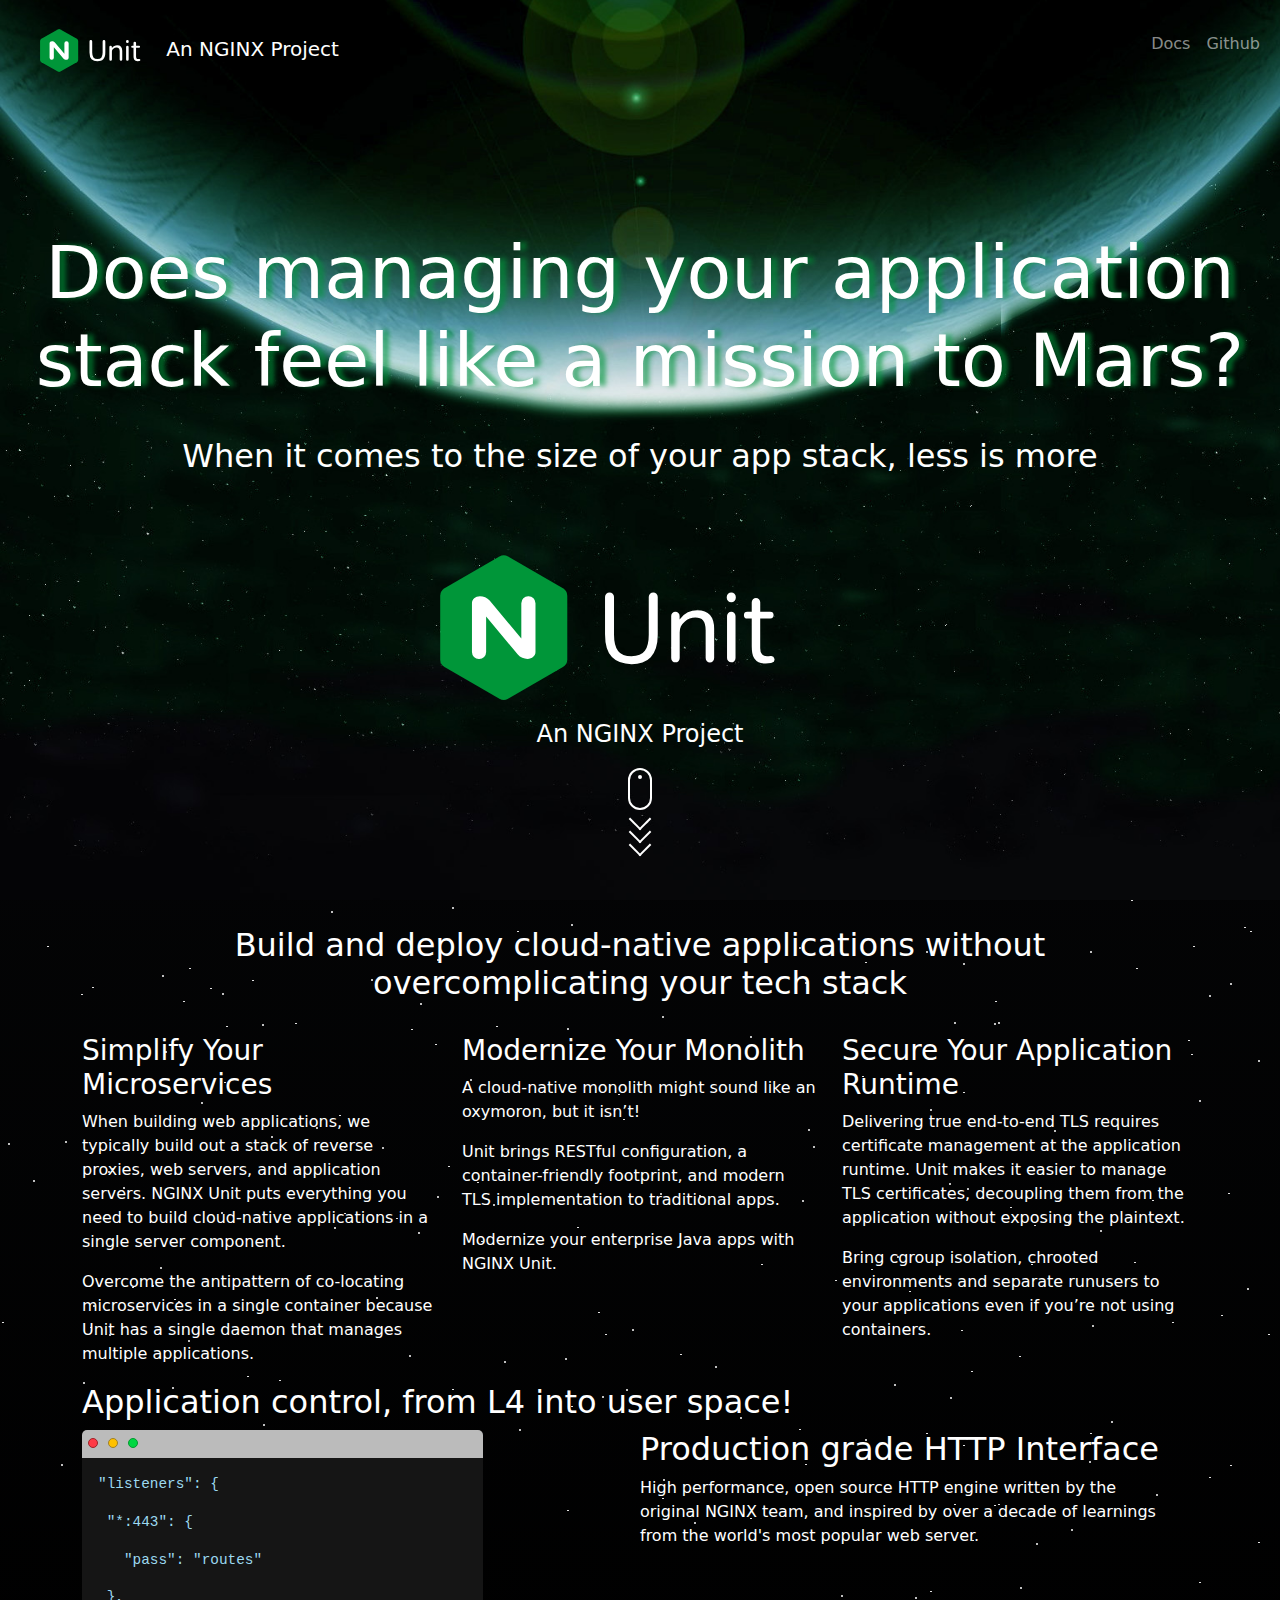
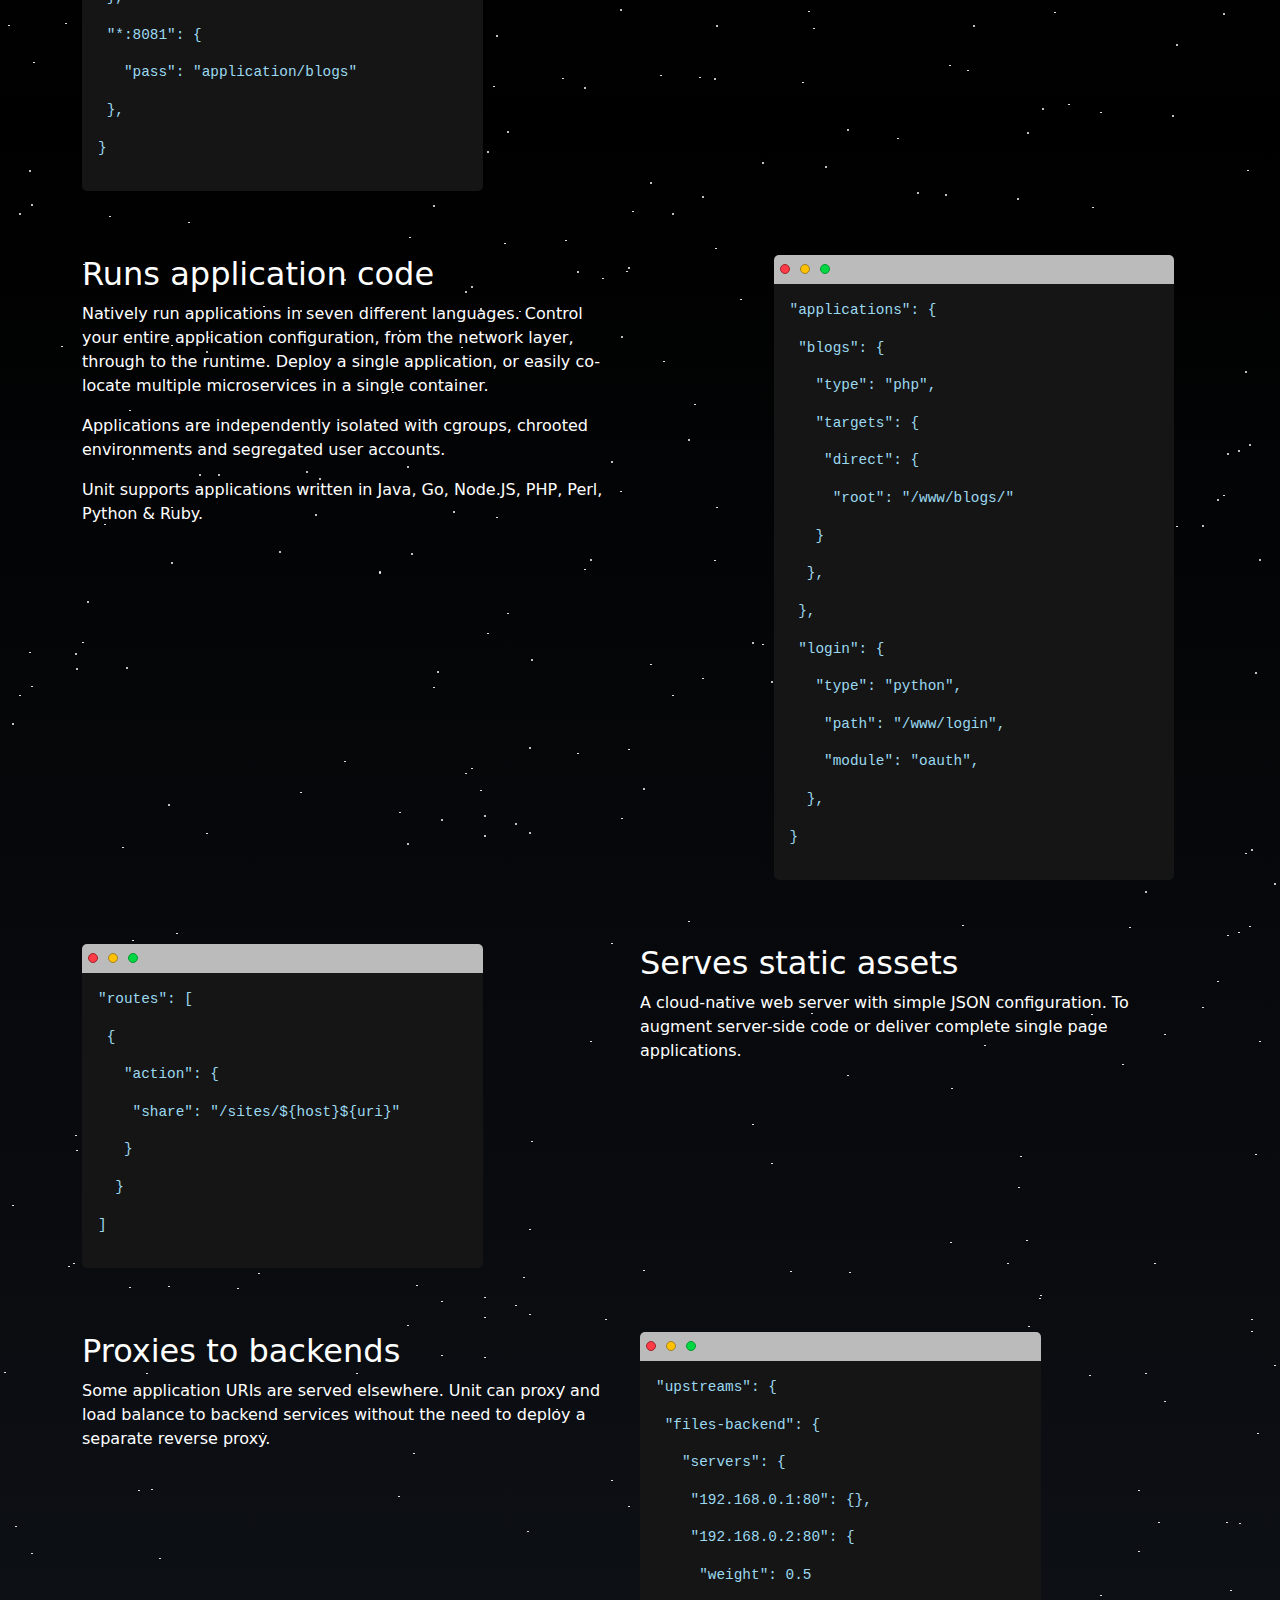
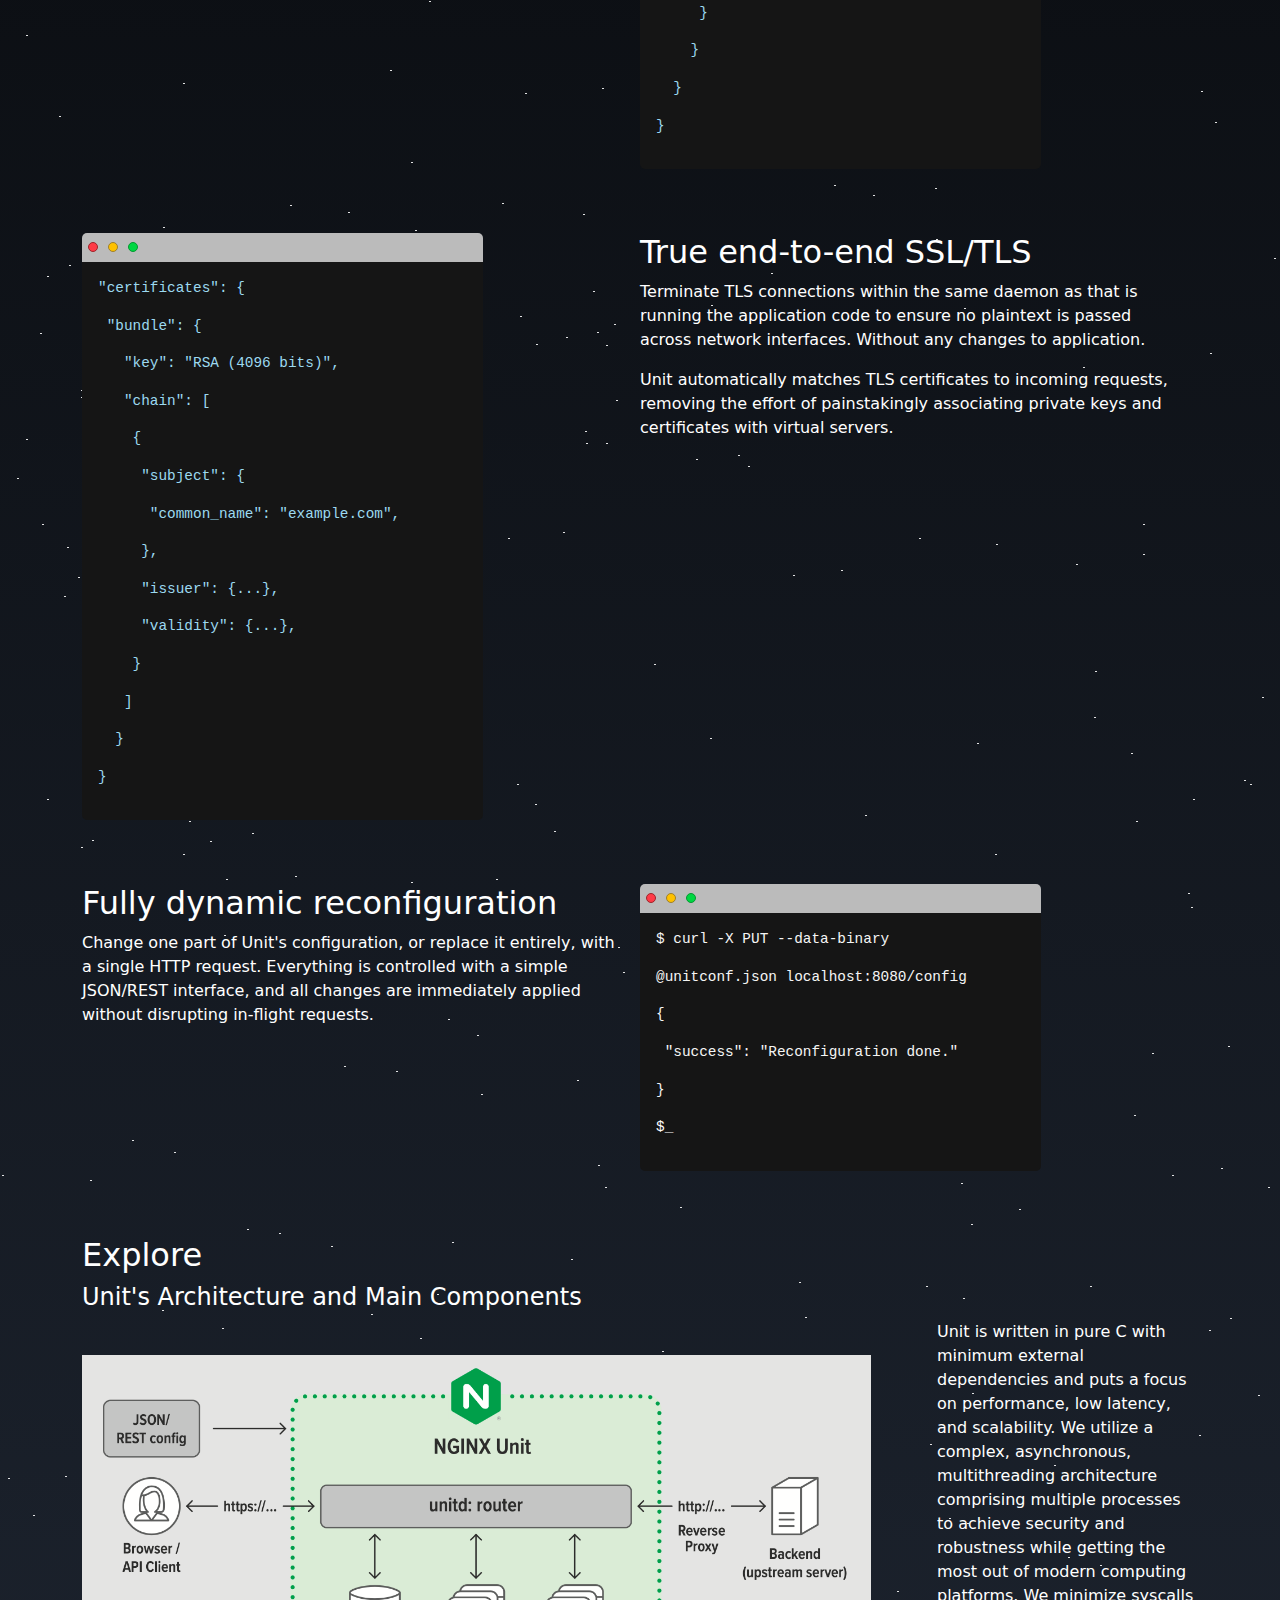
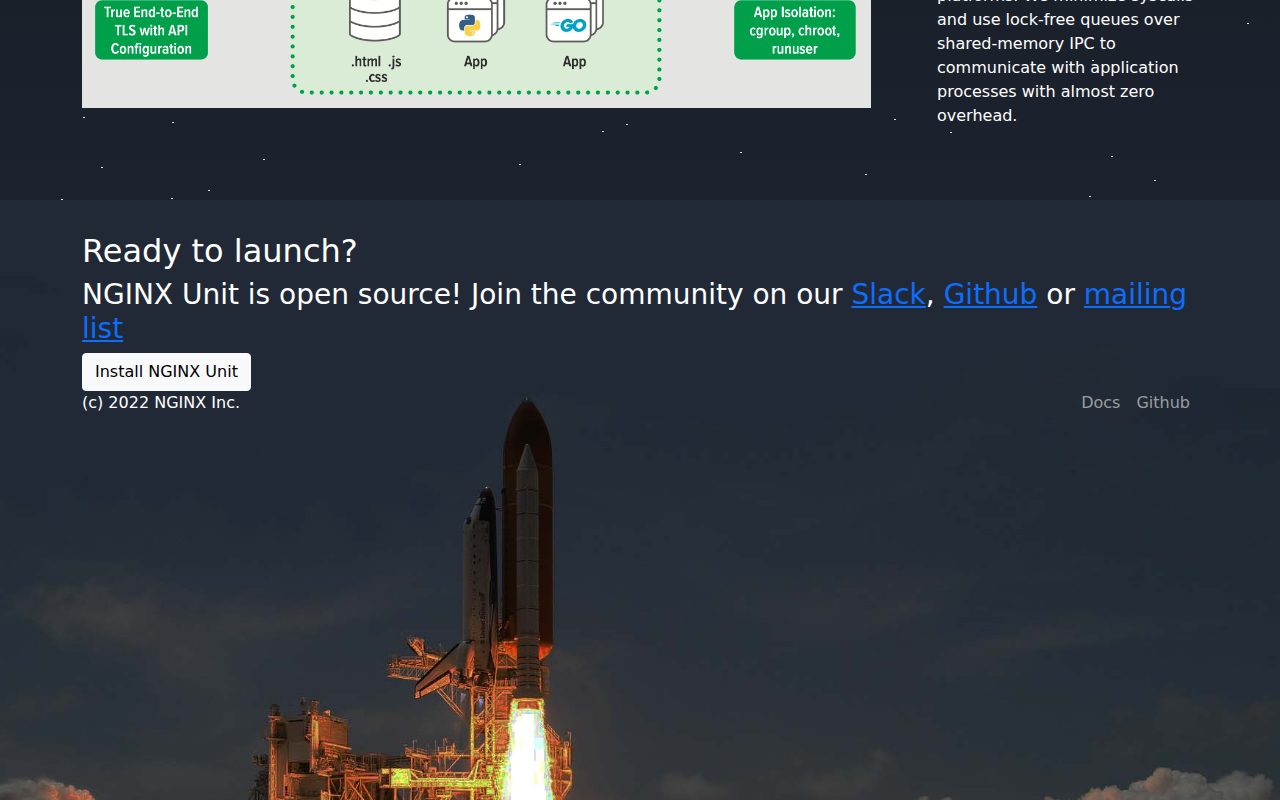
<file: index.html>
<!DOCTYPE html>
<html>
<head>
    <meta charset="utf-8">
    <meta name="viewport" content="width=device-width, initial-scale=1.0">
    <title>NGINX Unit</title>
    <meta property="og:title" content="NGINX Unit - universal web app server">
    <meta content="Lightweight, versatile, open source server that works as a reverse proxy, serves static assets, and runs applications in multiple languages." name=og:description>
    <link rel="stylesheet" href="styles/main.css?v=4">
    <link rel="stylesheet" href="styles/bootstrap.min.css">
</head>
<body>
<!-- Matomo -->
<script>
    var _paq = window._paq = window._paq || [];
    /* tracker methods like "setCustomDimension" should be called before "trackPageView" */
    _paq.push(['trackPageView']);
    _paq.push(['enableLinkTracking']);
    (function () {
        var u = "//jarjarbinks.cloud/";
        _paq.push(['setTrackerUrl', u + 'matomo.php']);
        _paq.push(['setSiteId', '2']);
        var d = document, g = d.createElement('script'), s = d.getElementsByTagName('script')[0];
        g.async = true;
        g.src = u + 'matomo.js';
        s.parentNode.insertBefore(g, s);
    })();
</script>
<!-- End Matomo Code -->

<div class="container-fluid" style="max-height: 100vh; overflow: hidden;">
    <!--    <div class="moving-clouds" style="background-image: url('img/clouds.webp'); "></div>-->
    <div class="row" style="background-color: transparent">
        <div id="nxt-hero" class="col-md-12 col-sm-12">
            <div class="row" style="flex-grow: 1; color: white; margin-top: 1rem; margin-left: 1rem;">
                <!-- Image and text -->
                <nav class="navbar navbar-expand-lg navbar-dark bg-transparent" style="align-items: flex-start; align-content: flex-start;">
                    <a class="navbar-brand" href="#">
                        <img src="img/logo.svg" alt="" width="120">
                        An NGINX Project
                    </a>
                    <button class="navbar-toggler" type="button" data-bs-toggle="collapse" data-bs-target="#navbarSupportedContent" aria-controls="navbarSupportedContent" aria-expanded="false" aria-label="Toggle navigation">
                        <span class="navbar-toggler-icon"></span>
                    </button>
                    <div class="collapse navbar-collapse" id="navbarSupportedContent" style="justify-content: flex-end;">
                        <ul class="navbar-nav">
                            <li class="nav-item">
                                <a class="nav-link" href="https://unit.nginx.org/installation/">Docs</a>
                            </li>
                            <li class="nav-item">
                                <a class="nav-link" href="https://unit.nginx.org/installation/">Github</a>
                            </li>
                        </ul>
                    </div>
                </nav>
            </div>
            <!--            <div class="moving-clouds"></div>-->
            <h1 class="hero">Does managing your application stack feel like a mission to Mars?</h1>
            <h2 class="p-4">When it comes to the size of your app stack, less is more</h2>
            <div id="hero-logo">
                <img class="" src="img/logo.svg"/>
            </div>
            <div style="font-size: 1.5rem; color: white; padding: 1rem 0;">An NGINX Project</div>
            <div class="mouse_scroll">
                <div class="mouse">
                    <div class="wheel"></div>
                </div>
                <div>
                    <span class="m_scroll_arrows unu"></span>
                    <span class="m_scroll_arrows doi"></span>
                    <span class="m_scroll_arrows trei"></span>
                </div>
            </div>
        </div>
    </div>
</div>
<div class="container">
    <div class="row group2">
        <div class="stars"></div>
        <div class="col-md-12 col-sm-12">
            <h2 class="text-center p-4">Build and deploy cloud-native applications without overcomplicating your tech
                stack</h2>
        </div>
        <div class="col-md-4 col-sm-12">
            <h3>Simplify Your Microservices</h3>
            <p>When building web applications, we typically build out a stack of reverse proxies, web servers, and
                application servers. NGINX Unit puts everything you need to build cloud-native applications in a single
                server component.</p>
            <p>Overcome the antipattern of co-locating microservices in a single container because Unit has a single
                daemon that manages multiple applications.</p>
        </div>
        <div class="col-md-4 col-sm-12">
            <h3>Modernize Your Monolith</h3>
            <p>A cloud-native monolith might sound like an oxymoron, but it isn’t!</p>
            <p>Unit brings RESTful configuration, a container-friendly footprint, and modern TLS implementation to
                traditional apps. </p>
            <p>Modernize your enterprise Java apps with NGINX Unit.</p>
        </div>
        <div class="col-md-4 col-sm-12">
            <h3>Secure Your Application Runtime</h3>
            <p>Delivering true end-to-end TLS requires certificate management at the application runtime. Unit makes it
                easier to manage TLS certificates, decoupling them from the application without exposing the
                plaintext.</p>
            <p>Bring cgroup isolation, chrooted environments and separate runusers to your applications even if you’re
                not using containers.</p>
        </div>
    </div>
    <!--    Main Content Section-->
    <div class="row group2">
        <div class="stars"></div>
        <div class="col-sm-12">
            <h2>Application control, from L4 into user space!</h2>
        </div>
        <div class="row m-reverse">
            <div class="col-md-6 col-sm-12">
                <div class="img">
                    <div class=fakeMenu>
                        <div class="fakeButtons fakeClose"></div>
                        <div class="fakeButtons fakeMinimize"></div>
                        <div class="fakeButtons fakeZoom"></div>
                    </div>
                    <div class="fakeScreen">
                        <p class="codeline">"listeners": {</p>
                        <p class="codeline">&nbsp;"*:443": {</p>
                        <p class="codeline">&nbsp;&nbsp;&nbsp;"pass": "routes"</p>
                        <p class="codeline">&nbsp;},</p>
                        <p class="codeline">&nbsp;"*:8081": {</p>
                        <p class="codeline">&nbsp;&nbsp;&nbsp;"pass": "application/blogs"</p>
                        <p class="codeline">&nbsp;},</p>
                        <p class="codeline">}</p>
                    </div>
                </div>
            </div>
            <div class="col-md-6 col-sm-12"><h2>Production grade HTTP Interface</h2>
                <p>High performance, open source HTTP engine written by the original NGINX
                    team, and inspired by over a decade of learnings from the world's most popular web
                    server.</p>
            </div>
        </div>
        <div class="row">
            <div class="col-md-6 col-sm-12">
                <h2>Runs application code</h2>
                <p>Natively run applications in seven different languages. Control your entire application
                    configuration, from the network layer, through to the runtime. Deploy a single
                    application,
                    or easily co-locate multiple microservices in a single container.</p>
                <p>Applications are independently isolated with cgroups, chrooted environments and
                    segregated
                    user accounts.</p>
                <p>Unit supports applications written in Java, Go, Node.JS, PHP, Perl, Python & Ruby.</p>
            </div>
            <div class="col-md-6 col-sm-12">
                <div class="img">
                    <div class="fakeMenu right">
                        <div class="fakeButtons fakeClose"></div>
                        <div class="fakeButtons fakeMinimize"></div>
                        <div class="fakeButtons fakeZoom"></div>
                    </div>
                    <div class="fakeScreen right">
                        <p class="codeline">"applications": {</p>
                        <p class="codeline">&nbsp;"blogs": {</p>
                        <p class="codeline">&nbsp;&nbsp;&nbsp;"type": "php",</p>
                        <p class="codeline">&nbsp;&nbsp;&nbsp;"targets": {</p>
                        <p class="codeline">&nbsp;&nbsp;&nbsp;&nbsp;"direct": {</p>
                        <p class="codeline">&nbsp;&nbsp;&nbsp;&nbsp;&nbsp;"root": "/www/blogs/"</p>
                        <p class="codeline">&nbsp;&nbsp;&nbsp;}</p>
                        <p class="codeline">&nbsp;&nbsp;},</p>
                        <p class="codeline">&nbsp;},</p>
                        <p class="codeline">&nbsp;"login": {</p>
                        <p class="codeline">&nbsp;&nbsp;&nbsp;"type": "python",</p>
                        <p class="codeline">&nbsp;&nbsp;&nbsp;&nbsp;"path": "/www/login",</p>
                        <p class="codeline">&nbsp;&nbsp;&nbsp;&nbsp;"module": "oauth",</p>
                        <p class="codeline">&nbsp;&nbsp;},</p>
                        <p class="codeline">}</p>

                    </div>
                </div>
            </div>
        </div>
        <div class="row m-reverse">
            <div class="col-md-6 col-sm-12">
                <div class="img">
                    <div class=fakeMenu>
                        <div class="fakeButtons fakeClose"></div>
                        <div class="fakeButtons fakeMinimize"></div>
                        <div class="fakeButtons fakeZoom"></div>
                    </div>
                    <div class="fakeScreen">
                        <p class="codeline">"routes": [</p>
                        <p class="codeline">&nbsp;{</p>
                        <p class="codeline">&nbsp;&nbsp;&nbsp;"action": {</p>
                        <p class="codeline">&nbsp;&nbsp;&nbsp;&nbsp;"share": "/sites/${host}${uri}"</p>
                        <p class="codeline">&nbsp;&nbsp;&nbsp;}</p>
                        <p class="codeline">&nbsp;&nbsp;}</p>
                        <p class="codeline">]</p>

                    </div>
                </div>
            </div>
            <div class="col-md-6 col-sm-12">
                <h2>Serves static assets</h2>
                <p>A cloud-native web server with simple JSON configuration. To augment server-side code or
                    deliver complete single page applications.</p>
            </div>
        </div>
        <div class="row">
            <div class="col-md-6 col-sm-12">
                <h2>Proxies to backends</h2>
                <p>Some application URIs are served elsewhere. Unit can proxy and load balance to backend
                    services without the need to deploy a separate reverse proxy.</p>
            </div>
            <div class="col-md-6 col-sm-12">
                <div class="img">
                    <div class=fakeMenu>
                        <div class="fakeButtons fakeClose"></div>
                        <div class="fakeButtons fakeMinimize"></div>
                        <div class="fakeButtons fakeZoom"></div>
                    </div>
                    <div class="fakeScreen">
                        <p class="codeline">"upstreams": {</p>
                        <p class="codeline">&nbsp;"files-backend": {</p>
                        <p class="codeline">&nbsp;&nbsp;&nbsp;"servers": {</p>
                        <p class="codeline">&nbsp;&nbsp;&nbsp;&nbsp;"192.168.0.1:80": {},</p>
                        <p class="codeline">&nbsp;&nbsp;&nbsp;&nbsp;"192.168.0.2:80": {</p>
                        <p class="codeline">&nbsp;&nbsp;&nbsp;&nbsp;&nbsp;"weight": 0.5</p>
                        <p class="codeline">&nbsp;&nbsp;&nbsp;&nbsp;&nbsp;}</p>
                        <p class="codeline">&nbsp;&nbsp;&nbsp;&nbsp;}</p>
                        <p class="codeline">&nbsp;&nbsp;}</p>
                        <p class="codeline">}</p>

                    </div>
                </div>
            </div>
        </div>
        <div class="row m-reverse">
            <div class="col-md-6 col-sm-12">
                <div class="img">
                    <div class=fakeMenu>
                        <div class="fakeButtons fakeClose"></div>
                        <div class="fakeButtons fakeMinimize"></div>
                        <div class="fakeButtons fakeZoom"></div>
                    </div>
                    <div class="fakeScreen">
                        <p class="codeline">"certificates": {</p>
                        <p class="codeline">&nbsp;"bundle": {</p>
                        <p class="codeline">&nbsp;&nbsp;&nbsp;"key": "RSA (4096 bits)",</p>
                        <p class="codeline">&nbsp;&nbsp;&nbsp;"chain": [</p>
                        <p class="codeline">&nbsp;&nbsp;&nbsp;&nbsp;{</p>
                        <p class="codeline">&nbsp;&nbsp;&nbsp;&nbsp;&nbsp;"subject": {</p>
                        <p class="codeline">&nbsp;&nbsp;&nbsp;&nbsp;&nbsp;&nbsp;"common_name":
                            "example.com",</p>
                        <p class="codeline">&nbsp;&nbsp;&nbsp;&nbsp;&nbsp;},</p>
                        <p class="codeline">&nbsp;&nbsp;&nbsp;&nbsp;&nbsp;"issuer": {...},</p>
                        <p class="codeline">&nbsp;&nbsp;&nbsp;&nbsp;&nbsp;"validity": {...},</p>
                        <p class="codeline">&nbsp;&nbsp;&nbsp;&nbsp;}</p>
                        <p class="codeline">&nbsp;&nbsp;&nbsp;]</p>
                        <p class="codeline">&nbsp;&nbsp;}</p>
                        <p class="codeline">}</p>

                    </div>
                </div>
            </div>
            <div class="col-md-6 col-sm-12">
                <h2>True end-to-end SSL/TLS</h2>
                <p>Terminate TLS connections within the same daemon as that is running the application code
                    to ensure no plaintext is passed across network interfaces. Without any changes to
                    application.</p>
                <p>Unit automatically matches TLS certificates to incoming requests, removing the effort of
                    painstakingly associating private keys and certificates with virtual servers.</p>
            </div>
        </div>
        <div class="row">
            <div class="col-md-6 col-sm-12">
                <h2>Fully dynamic reconfiguration</h2>
                <p>Change one part of Unit's configuration, or replace it entirely, with a single HTTP
                    request. Everything is controlled with a simple JSON/REST interface, and all changes are
                    immediately applied without disrupting in-flight requests.</p>
            </div>
            <div class="col-md-6 col-sm-12">
                <div class="img">
                    <div class=fakeMenu>
                        <div class="fakeButtons fakeClose"></div>
                        <div class="fakeButtons fakeMinimize"></div>
                        <div class="fakeButtons fakeZoom"></div>
                    </div>
                    <div class="fakeScreen">
                        <p class="cmdline">$ curl -X PUT --data-binary</p>
                        <p class="cmdline">@unitconf.json localhost:8080/config</p>
                        <p class="cmdline">{</p>
                        <p class="cmdline">&nbsp;"success": "Reconfiguration done."</p>
                        <p class="cmdline">}</p>
                        <p class="line4">$<span class="cursor4">_</span></p>
                    </div>
                </div>
            </div>
        </div>
    </div>

    <div class="row" id="group3">
        <div class="stars"></div>
        <div class="col-md-12 col-sm-12">
            <h2>Explore</h2>
            <h4>Unit's Architecture and Main Components</h4>
        </div>
        <div class="col-md-9 col-sm-12">
            <img src="img/unitarch.png" style="width: 95%;">
        </div>
        <div class="col-md-3 col-sm-12">
            <p>Unit is written in pure C with minimum external dependencies and puts a focus on performance, low
                latency, and scalability. We utilize a complex, asynchronous, multithreading architecture comprising
                multiple processes to achieve security and robustness while getting the most out of modern computing
                platforms. We minimize syscalls and use lock-free queues over shared-memory IPC to communicate with
                application processes with almost zero overhead.</p>
        </div>
    </div>
    <!--    Footer Spaceshuttle Section-->
</div>

<div class="container-fluid" style="padding: 0;">
    <div id="footer" style="color: white; padding-top: 2rem;">
        <div class="container">
            <div class="row">
                <div class="col-sm-12">
                   <h2>Ready to launch?</h2>
                    <h3>NGINX Unit is open source! Join the community on our <a href="#">Slack</a>, <a href="https://unit.nginx.org/installation/">Github</a> or  <a href="#">mailing list</a></h3>

                    <a href="https://unit.nginx.org/installation/" class="btn btn-light">Install NGINX Unit</a>
                </div>
                <div class="col-sm-6">
                    (c) 2022 NGINX Inc.
                </div>
                <div class="col-sm-6 footer-nav">
                    <ul>
                        <li>
                            <a href="https://unit.nginx.org/installation/">Docs</a>
                        </li>
                        <li>
                            <a href="https://unit.nginx.org/installation/">Github</a>
                        </li>
                    </ul>
                </div>
            </div>
        </div>
    </div>
</div>
</body>
<script src="/js/bootstrap.bundle.min.js"></script>
</html>
</file>
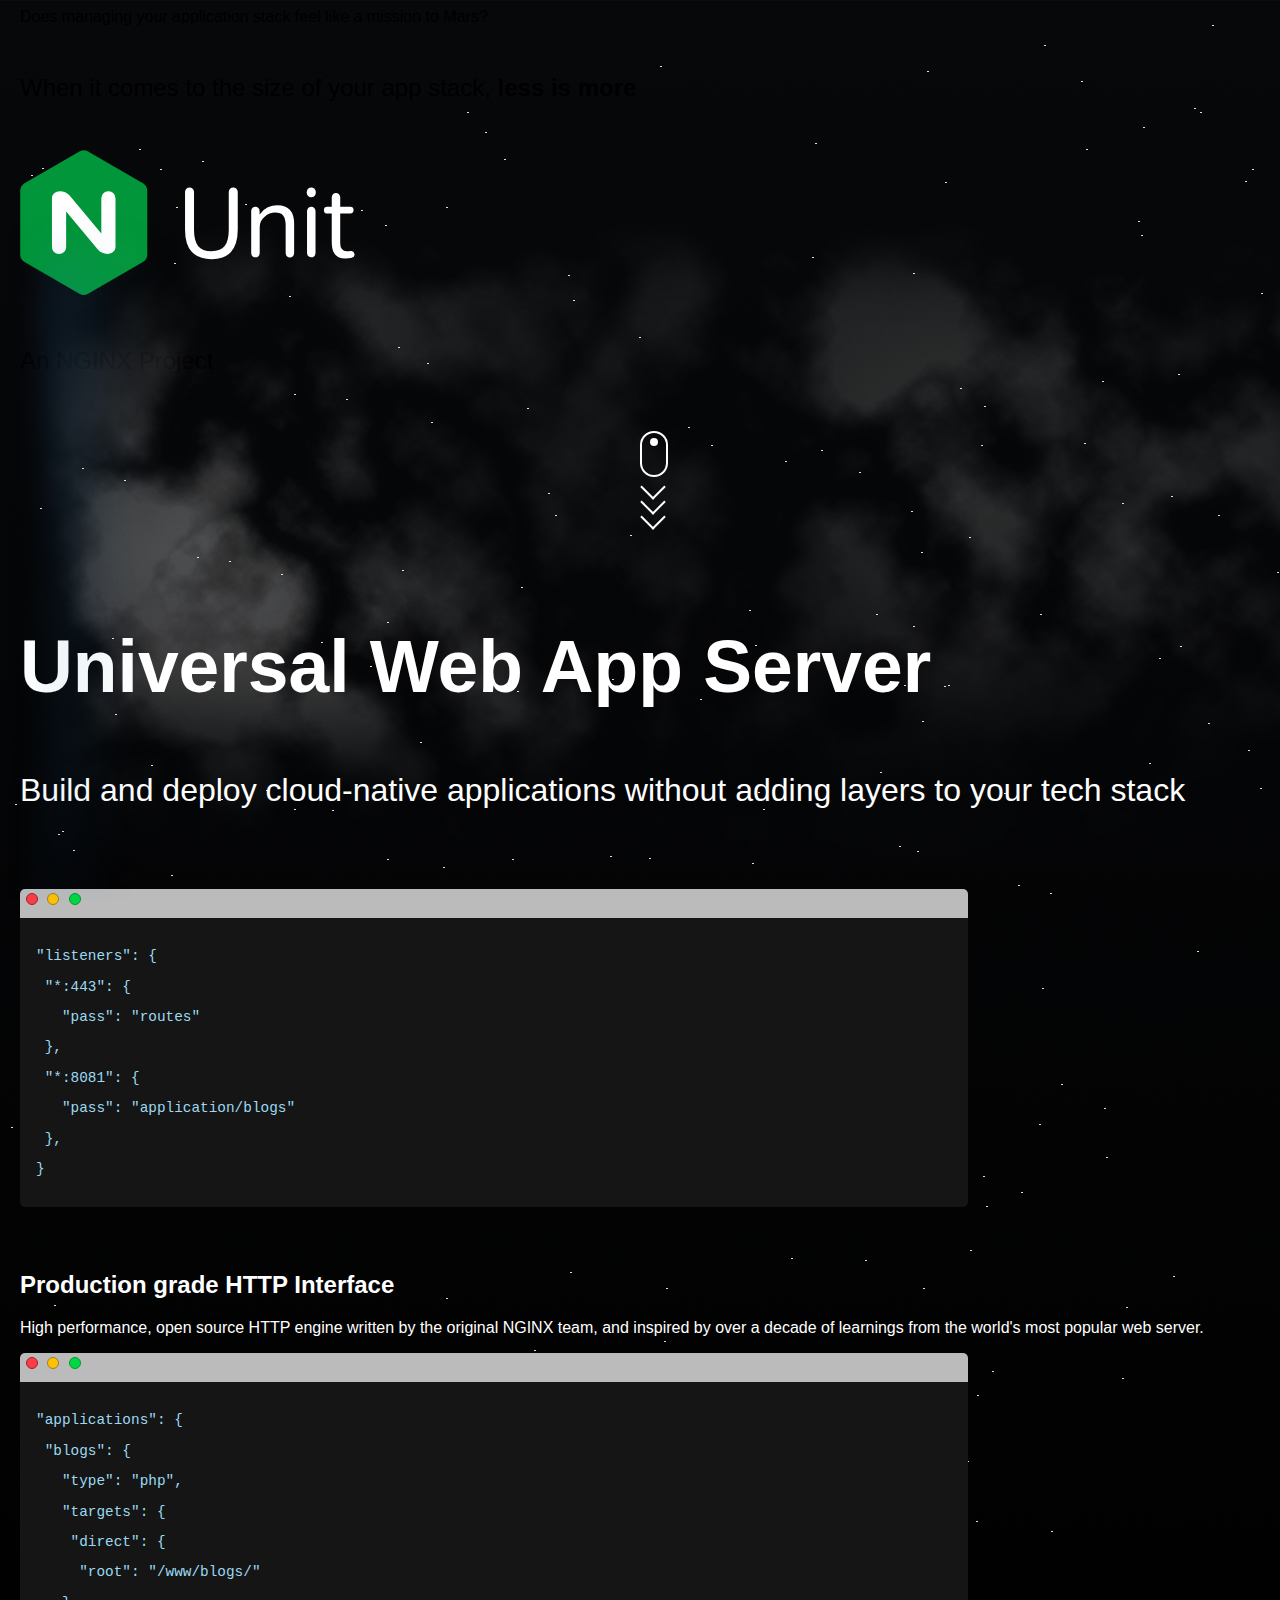
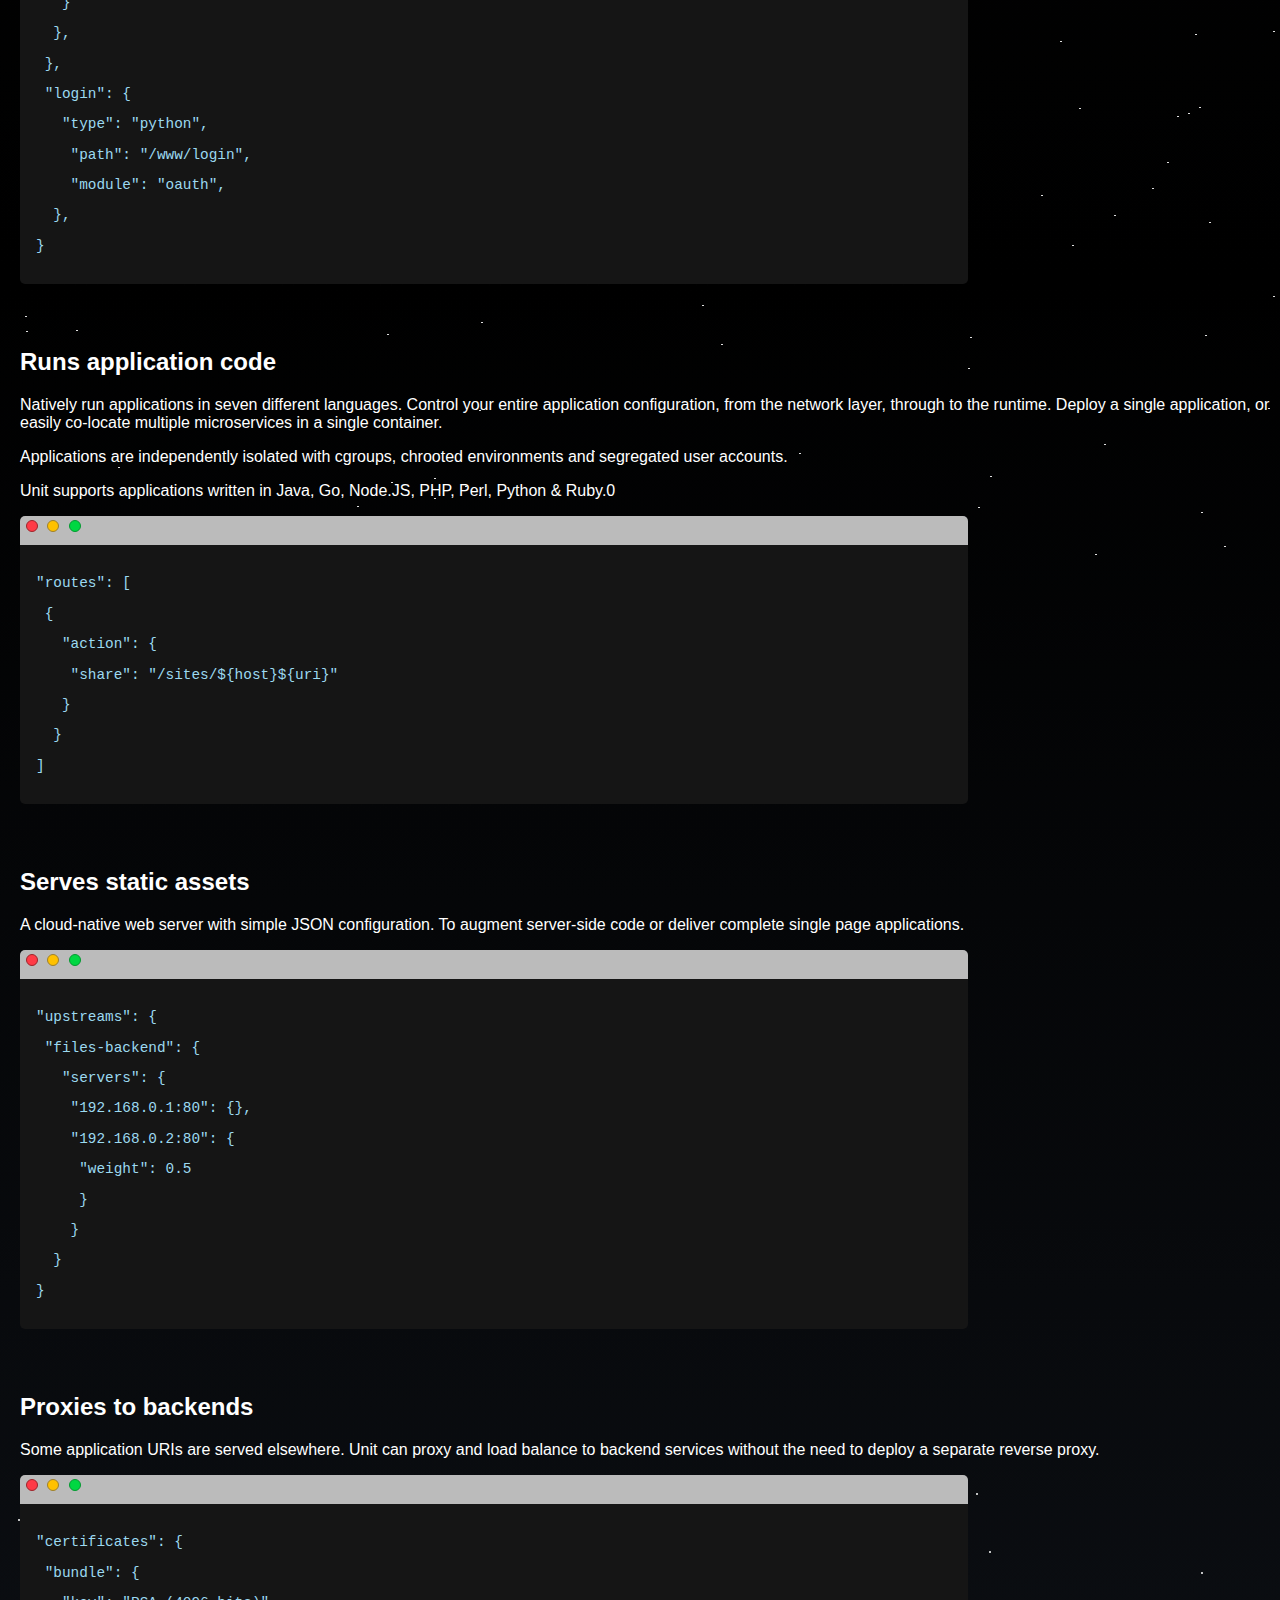
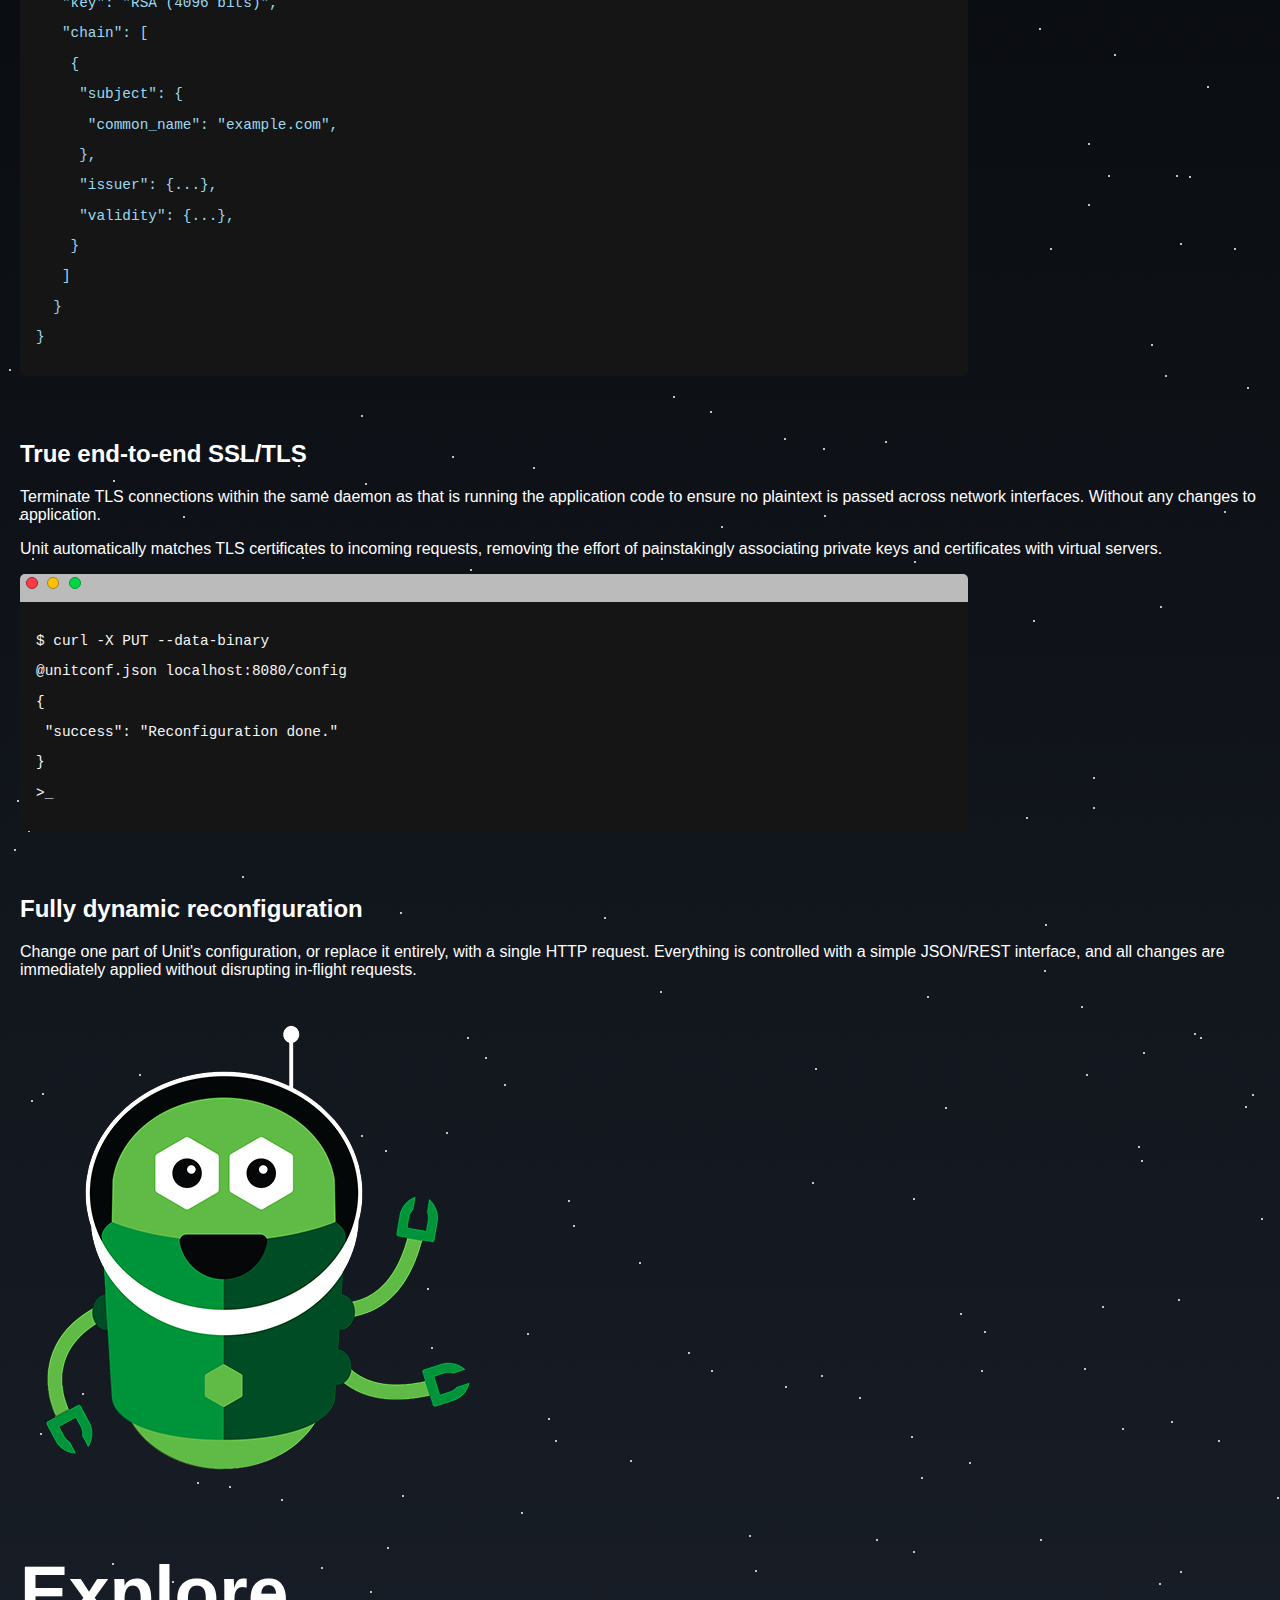
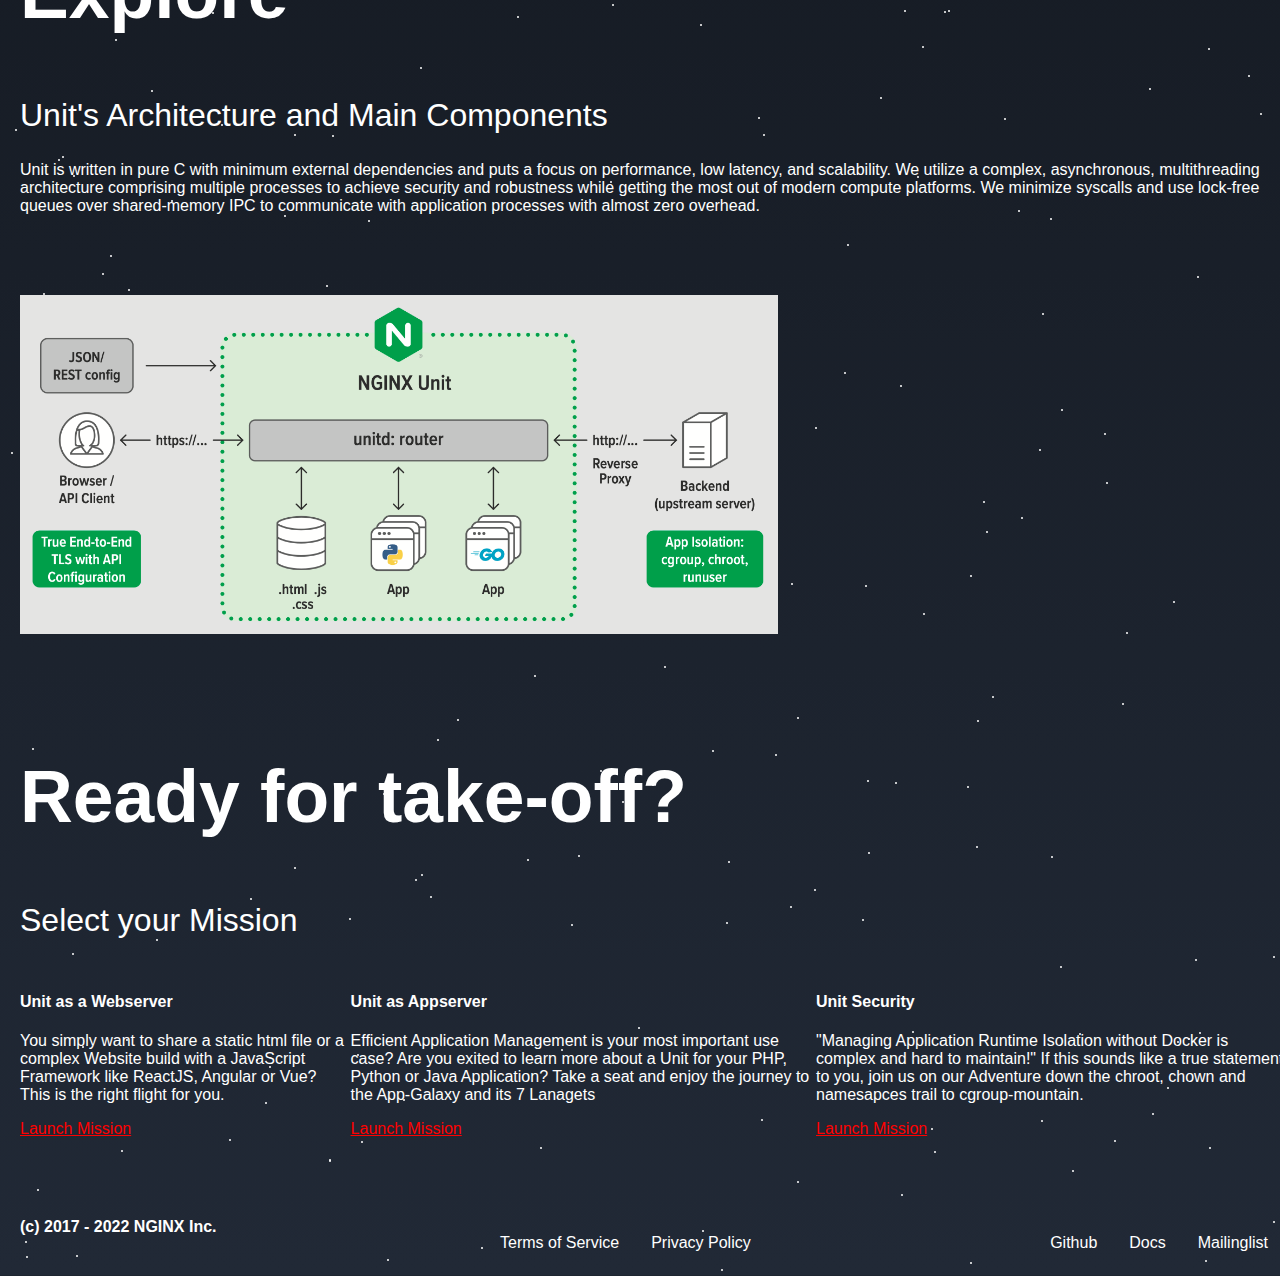
<file: testbck.html>
<!DOCTYPE html>
<html>
<head>
    <meta charset="utf-8">
    <meta name="viewport" content="width=device-width">
    <title>NGINX Unit</title>
    <meta name="description"
          content="NGINX Unit">
    <link rel="stylesheet" href="styles/main.css">
    <link rel="stylesheet" href="styles/bootstrap-grid.css">
</head>
<body>

<div class="container-fluid">
    <div class="row">
        <div class="moving-clouds" style="background-image: url('img/clouds.webp'); "></div>
        <div class="title">
            Does managing your application stack feel like a mission to Mars?
            <div style="font-size: 1.5rem; margin-top: 3rem;">When it comes to the size of your app stack,
                <b>less
                    is more</b></div>
            <div id="hero-logo">
                <img src="img/logo.svg"/>
            </div>
            <div style="font-size: 1.5rem; margin-top: 3rem;">An NGINX Project</div>
            <!--                @todo: hide on scroll! -->
            <div class="mouse_scroll" style="padding-top: 3.5rem;">
                <div class="mouse">
                    <div class="wheel"></div>
                </div>
                <div>
                    <span class="m_scroll_arrows unu"></span>
                    <span class="m_scroll_arrows doi"></span>
                    <span class="m_scroll_arrows trei"></span>
                </div>
            </div>
        </div>
    </div>
    <div class="row">

    </div>


    <div id="group2" class="parallax__group2">
        <div class="stars"></div>
        <div class="parallax__layer parallax__layer--base">
            <div class="content-container">
                <div style="margin-bottom: 5rem;">
                    <h1>Universal Web App Server</h1>
                    <h2 class="caption">Build and deploy cloud-native applications without adding layers to your
                        tech
                        stack</h2>
                </div>
                <div class="line">
                    <div class="img">
                        <div class=fakeMenu>
                            <div class="fakeButtons fakeClose"></div>
                            <div class="fakeButtons fakeMinimize"></div>
                            <div class="fakeButtons fakeZoom"></div>
                        </div>
                        <div class="fakeScreen">
                            <!--                            @todo: Write JavaScript to fill it from predefined json-->
                            <p class="codeline">"listeners": {</p>
                            <p class="codeline">&nbsp;"*:443": {</p>
                            <p class="codeline">&nbsp;&nbsp;&nbsp;"pass": "routes"</p>
                            <p class="codeline">&nbsp;},</p>
                            <p class="codeline">&nbsp;"*:8081": {</p>
                            <p class="codeline">&nbsp;&nbsp;&nbsp;"pass": "application/blogs"</p>
                            <p class="codeline">&nbsp;},</p>
                            <p class="codeline">}</p>

                        </div>
                    </div>
                    <div class="text">
                        <h2>Production grade HTTP Interface</h2>
                        <p>High performance, open source HTTP engine written by the original NGINX
                            team, and inspired by over a decade of learnings from the world's most popular web
                            server.</p>
                    </div>
                </div>
                <div class="line reverse">
                    <div class="img">
                        <div class=fakeMenu>
                            <div class="fakeButtons fakeClose"></div>
                            <div class="fakeButtons fakeMinimize"></div>
                            <div class="fakeButtons fakeZoom"></div>
                        </div>
                        <div class="fakeScreen">
                            <!--                            @todo: Write JavaScript to fill it from predefined json-->
                            <p class="codeline">"applications": {</p>
                            <p class="codeline">&nbsp;"blogs": {</p>
                            <p class="codeline">&nbsp;&nbsp;&nbsp;"type": "php",</p>
                            <p class="codeline">&nbsp;&nbsp;&nbsp;"targets": {</p>
                            <p class="codeline">&nbsp;&nbsp;&nbsp;&nbsp;"direct": {</p>
                            <p class="codeline">&nbsp;&nbsp;&nbsp;&nbsp;&nbsp;"root": "/www/blogs/"</p>
                            <p class="codeline">&nbsp;&nbsp;&nbsp;}</p>
                            <p class="codeline">&nbsp;&nbsp;},</p>
                            <p class="codeline">&nbsp;},</p>
                            <p class="codeline">&nbsp;"login": {</p>
                            <p class="codeline">&nbsp;&nbsp;&nbsp;"type": "python",</p>
                            <p class="codeline">&nbsp;&nbsp;&nbsp;&nbsp;"path": "/www/login",</p>
                            <p class="codeline">&nbsp;&nbsp;&nbsp;&nbsp;"module": "oauth",</p>
                            <p class="codeline">&nbsp;&nbsp;},</p>
                            <p class="codeline">}</p>

                        </div>
                    </div>
                    <div class="text">
                        <h2>Runs application code</h2>
                        <p>Natively run applications in seven different languages. Control your entire application
                            configuration, from the network layer, through to the runtime. Deploy a single
                            application,
                            or easily co-locate multiple microservices in a single container.</p>
                        <p>Applications are independently isolated with cgroups, chrooted environments and
                            segregated
                            user accounts.</p>
                        <p>Unit supports applications written in Java, Go, Node.JS, PHP, Perl, Python & Ruby.0</p>
                    </div>
                </div>
                <div class="line">
                    <div class="img">
                        <div class=fakeMenu>
                            <div class="fakeButtons fakeClose"></div>
                            <div class="fakeButtons fakeMinimize"></div>
                            <div class="fakeButtons fakeZoom"></div>
                        </div>
                        <div class="fakeScreen">
                            <!--                            @todo: Write JavaScript to fill it from predefined json-->
                            <p class="codeline">"routes": [</p>
                            <p class="codeline">&nbsp;{</p>
                            <p class="codeline">&nbsp;&nbsp;&nbsp;"action": {</p>
                            <p class="codeline">&nbsp;&nbsp;&nbsp;&nbsp;"share": "/sites/${host}${uri}"</p>
                            <p class="codeline">&nbsp;&nbsp;&nbsp;}</p>
                            <p class="codeline">&nbsp;&nbsp;}</p>
                            <p class="codeline">]</p>

                        </div>
                    </div>
                    <div class="text">
                        <h2>Serves static assets</h2>
                        <p>A cloud-native web server with simple JSON configuration. To augment server-side code or
                            deliver complete single page applications.</p>
                    </div>
                </div>
                <div class="line reverse">
                    <div class="img">
                        <div class=fakeMenu>
                            <div class="fakeButtons fakeClose"></div>
                            <div class="fakeButtons fakeMinimize"></div>
                            <div class="fakeButtons fakeZoom"></div>
                        </div>
                        <div class="fakeScreen">
                            <!--                            @todo: Write JavaScript to fill it from predefined json-->
                            <p class="codeline">"upstreams": {</p>
                            <p class="codeline">&nbsp;"files-backend": {</p>
                            <p class="codeline">&nbsp;&nbsp;&nbsp;"servers": {</p>
                            <p class="codeline">&nbsp;&nbsp;&nbsp;&nbsp;"192.168.0.1:80": {},</p>
                            <p class="codeline">&nbsp;&nbsp;&nbsp;&nbsp;"192.168.0.2:80": {</p>
                            <p class="codeline">&nbsp;&nbsp;&nbsp;&nbsp;&nbsp;"weight": 0.5</p>
                            <p class="codeline">&nbsp;&nbsp;&nbsp;&nbsp;&nbsp;}</p>
                            <p class="codeline">&nbsp;&nbsp;&nbsp;&nbsp;}</p>
                            <p class="codeline">&nbsp;&nbsp;}</p>
                            <p class="codeline">}</p>

                        </div>
                    </div>
                    <div class="text">
                        <h2>Proxies to backends</h2>
                        <p>Some application URIs are served elsewhere. Unit can proxy and load balance to backend
                            services without the need to deploy a separate reverse proxy.</p>
                    </div>
                </div>
                <div class="line">
                    <div class="img">
                        <div class=fakeMenu>
                            <div class="fakeButtons fakeClose"></div>
                            <div class="fakeButtons fakeMinimize"></div>
                            <div class="fakeButtons fakeZoom"></div>
                        </div>
                        <div class="fakeScreen">
                            <!--                            @todo: Write JavaScript to fill it from predefined json-->
                            <p class="codeline">"certificates": {</p>
                            <p class="codeline">&nbsp;"bundle": {</p>
                            <p class="codeline">&nbsp;&nbsp;&nbsp;"key": "RSA (4096 bits)",</p>
                            <p class="codeline">&nbsp;&nbsp;&nbsp;"chain": [</p>
                            <p class="codeline">&nbsp;&nbsp;&nbsp;&nbsp;{</p>
                            <p class="codeline">&nbsp;&nbsp;&nbsp;&nbsp;&nbsp;"subject": {</p>
                            <p class="codeline">&nbsp;&nbsp;&nbsp;&nbsp;&nbsp;&nbsp;"common_name":
                                "example.com",</p>
                            <p class="codeline">&nbsp;&nbsp;&nbsp;&nbsp;&nbsp;},</p>
                            <p class="codeline">&nbsp;&nbsp;&nbsp;&nbsp;&nbsp;"issuer": {...},</p>
                            <p class="codeline">&nbsp;&nbsp;&nbsp;&nbsp;&nbsp;"validity": {...},</p>
                            <p class="codeline">&nbsp;&nbsp;&nbsp;&nbsp;}</p>
                            <p class="codeline">&nbsp;&nbsp;&nbsp;]</p>
                            <p class="codeline">&nbsp;&nbsp;}</p>
                            <p class="codeline">}</p>

                        </div>
                    </div>
                    <div class="text">
                        <h2>True end-to-end SSL/TLS</h2>
                        <p>Terminate TLS connections within the same daemon as that is running the application code
                            to ensure no plaintext is passed across network interfaces. Without any changes to
                            application.</p>
                        <p>Unit automatically matches TLS certificates to incoming requests, removing the effort of
                            painstakingly associating private keys and certificates with virtual servers.</p>
                    </div>
                </div>
                <div class="line reverse">
                    <div class="img">
                        <div class=fakeMenu>
                            <div class="fakeButtons fakeClose"></div>
                            <div class="fakeButtons fakeMinimize"></div>
                            <div class="fakeButtons fakeZoom"></div>
                        </div>
                        <div class="fakeScreen">
                            <!--                            @todo: Write JavaScript to fill it from predefined json-->
                            <p class="cmdline">$ curl -X PUT --data-binary</p>
                            <p class="cmdline">@unitconf.json localhost:8080/config</p>
                            <p class="cmdline">{</p>
                            <p class="cmdline">&nbsp;"success": "Reconfiguration done."</p>
                            <p class="cmdline">}</p>
                            <p class="line4">><span class="cursor4">_</span></p>
                        </div>
                    </div>
                    <div class="text">
                        <h2>Fully dynamic reconfiguration</h2>
                        <p>Change one part of Unit's configuration, or replace it entirely, with a single HTTP
                            request. Everything is controlled with a simple JSON/REST interface, and all changes are
                            immediately applied without disrupting in-flight requests.</p>
                    </div>
                </div>
            </div>
        </div>
        <div class="parallax__layer parallax__layer--back">
            <div class="parallax_uniter">
                <img src="/img/Uniter.png">
            </div>
        </div>
    </div>
    <div id="group3" class="parallax__group">
        <div class="parallax__layer parallax__layer--base">
            <div class="stars"></div>
            <!--            @todo: Change to flex -->
            <div class="content-container">
                <div style="margin-bottom: 5rem;">
                    <h1>Explore</h1>
                    <h2 class="caption">Unit's Architecture and Main Components</h2>
                    <p>Unit is written in pure C with minimum external dependencies and puts a focus on performance,
                        low latency, and scalability. We utilize a complex, asynchronous, multithreading
                        architecture comprising multiple processes to achieve security and robustness while getting
                        the most out of modern compute platforms. We minimize syscalls and use lock-free queues over
                        shared-memory IPC to communicate with application processes with almost zero overhead. </p>
                </div>
                <div>
                    <img src="img/unitarch.png" alt="" width="60%">
                </div>
            </div>
        </div>
    </div>
    <div id="group7" class="parallax__group">
        <div class="parallax__layer parallax__layer--base">
            <div class="stars-20"></div>
            <div class="content-container" style="justify-content: space-between; height: 95%;">
                <div style="margin-bottom: 5rem;">
                    <h1>Ready for take-off?</h1>
                    <h2 class="caption">Select your Mission</h2>
                    <div style="display: flex; flex-direction: row; justify-content: space-between; margin-top: 2rem;">
                        <div class="flight-tile">
                            <h4>Unit as a Webserver</h4>
                            <p>You simply want to share a static html file or a complex Website build with a
                                JavaScript
                                Framework like ReactJS, Angular or Vue? This is the right flight for you.</p>
                            <a href="">Launch Mission</a>
                        </div>
                        <div class="flight-tile">
                            <h4>Unit as Appserver</h4>
                            <p>Efficient Application Management is your most important use case? Are you exited to
                                learn
                                more about a Unit for your PHP, Python or Java Application? Take a seat and enjoy
                                the
                                journey to the App-Galaxy and its 7 Lanagets</p>
                            <a href="">Launch Mission</a>
                        </div>
                        <div class="flight-tile">
                            <h4>Unit Security</h4>
                            <p>"Managing Application Runtime Isolation without Docker is complex and hard to
                                maintain!"
                                If this sounds like a true statement to you, join us on our Adventure down the
                                chroot,
                                chown and namesapces trail to cgroup-mountain.</p>
                            <a href="">Launch Mission</a>
                        </div>
                    </div>
                </div>
                <div class="footer">
                    <div>
                        <span>(c) 2017 - 2022 NGINX Inc.</span>
                    </div>
                    <div>
                        <ul>
                            <li>Terms of Service</li>
                            <li>Privacy Policy</li>
                        </ul>
                    </div>
                    <div>
                        <ul>
                            <li>Github</li>
                            <li>Docs</li>
                            <li>Mailinglist</li>
                        </ul>
                    </div>
                </div>
            </div>
        </div>
    </div>
</div>
</div>

</body>
</html>
</file>
<file: styles/main.css>
p {
    color: white;
}

.fakeButtons {
    height: 10px;
    width: 10px;
    border-radius: 50%;
    border: 1px solid #000;
    position: relative;
    top: 0.1rem;
    left: 6px;
    background-color: #ff3b47;
    border-color: #9d252b;
    display: inline-block;
}

.fakeMinimize {
    left: 11px;
    background-color: #ffc100;
    border-color: #9d802c;
}

.fakeZoom {
    left: 16px;
    background-color: #00d742;
    border-color: #049931;
}

.fakeTitle {
    left: 21px;
}

.fakeMenu {
    width: 75%;
    min-width: 350px;
    box-sizing: border-box;
    height: 1.8rem;
    background-color: #bbb;
    margin: 0;
    border-top-right-radius: 5px;
    border-top-left-radius: 5px;
}

.right {
    margin: 0 0 0 auto!important;
}
.img {
    margin: 0 0 4rem 0;
}

.fakeScreen {
    background-color: #151515;
    box-sizing: border-box;
    width: 75%;
    min-width: 350px;
    margin: 0;
    padding: 1rem;
    border-bottom-left-radius: 5px;
    border-bottom-right-radius: 5px;
}

.fakeScreen p {
    position: relative;
    text-align: left;
    font-size: 0.9rem;
    font-family: monospace;
    white-space: nowrap;
    /*overflow: hidden;*/
    width: 0;
}

span {
    color: #fff;
    font-weight: bold;
}

.codeline {
    color: #9CD9F0;
}

.cmdline {
    color: whitesmoke;
}

.line4 {
    color: #fff;
    -webkit-animation: type .5s 10.75s steps(20, end) forwards;
    -moz-animation: type .5s 10.75s steps(20, end) forwards;
    -o-animation: type .5s 10.75s steps(20, end) forwards;
    animation: type .5s 10.75s steps(20, end) forwards;
}

.cursor4 {
    -webkit-animation: blink 1s 0.5s infinite;
    -moz-animation: blink 1s 0.5s infinite;
    -o-animation: blink 1s 0.5s infinite;
    animation: blink 1s 0.5s infinite;
}

@-webkit-keyframes blink {
    0% {
        opacity: 0;
    }
    40% {
        opacity: 0;
    }
    50% {
        opacity: 1;
    }
    90% {
        opacity: 1;
    }
    100% {
        opacity: 0;
    }
}

@-moz-keyframes blink {
    0% {
        opacity: 0;
    }
    40% {
        opacity: 0;
    }
    50% {
        opacity: 1;
    }
    90% {
        opacity: 1;
    }
    100% {
        opacity: 0;
    }
}

@-o-keyframes blink {
    0% {
        opacity: 0;
    }
    40% {
        opacity: 0;
    }
    50% {
        opacity: 1;
    }
    90% {
        opacity: 1;
    }
    100% {
        opacity: 0;
    }
}

@keyframes blink {
    0% {
        opacity: 0;
    }
    40% {
        opacity: 0;
    }
    50% {
        opacity: 1;
    }
    90% {
        opacity: 1;
    }
    100% {
        opacity: 0;
    }
}

@-webkit-keyframes type {
    to {
        width: 17em;
    }
}

@-moz-keyframes type {
    to {
        width: 17em;
    }
}

@-o-keyframes type {
    to {
        width: 17em;
    }
}

@keyframes type {
    to {
        width: 17em;
    }
}


@font-face {
    font-family: "SpaceGrotesk";
    src: url("/fonts/SpaceGrotesk-VariableFont_wght.ttf");
}

body {
    background: rgb(7, 8, 10);
    background: -moz-linear-gradient(180deg, rgba(7, 8, 10, 1) 0%, rgba(0, 0, 0, 1) 31%, #212936 100%);
    background: -webkit-linear-gradient(180deg, rgba(7, 8, 10, 1) 0%, rgba(0, 0, 0, 1) 31%, #212936 100%);
    background: linear-gradient(180deg, rgba(7, 8, 10, 1) 0%, rgba(0, 0, 0, 1) 31%, #212936 100%);
    filter: progid:DXImageTransform.Microsoft.gradient(startColorstr="#090a0e", endColorstr="#1b222c", GradientType=1);
    font-family: Roboto-Regular, "Helvetica Neue", Arial, sans-serif;
    overflow-x: hidden;
}

h1, h2, h3, h4 {
    color: white;
}

h1 {
    font-size: calc(3.375rem + 1.5vw) !important;
    line-height: 1.5;
    clear: both;
}

h1.hero {
    text-shadow: 6px 0px 5px rgba(0, 148, 58, 0.66);
}

#hero-logo {
    width: 100%;
    position: relative;
    margin-top: 3rem;
}

#hero-logo img {
    width: 100%;
    max-width: 400px;
    height: auto;
}

.caption {
    font-weight: lighter;
    font-size: 2rem;
}

#nxt-hero {
    background-image: url("/img/1st.jpg");
    position: relative;
    display: flex;
    flex-direction: column;
    background-size: cover;
    background-position: center;
    height: 100vh;
    text-align: center;
    justify-content: end;
}

/* Media Queries for Mobile*/
@media (min-width: 300px) and (max-width: 800px) {
    .m-reverse {
        flex-flow: column-reverse!important;
    }
    .right {
        margin: 0!important;
    }
}

.group2 {
    background-color: transparent;
    filter: progid:DXImageTransform.Microsoft.gradient(startColorstr="#090a0e", endColorstr="#08090d", GradientType=1);
}

#group3 {
    background-color: transparent;
    align-items: center;
    padding-bottom: 3.5rem;
}

#nxt-hero-banner {
    background: none;
    position: absolute;
    display: flex;
    width: 100vw;
    top: 0;
    left: 0;
    z-index: 9;
    color: white;
}

.moving-clouds {
    position: absolute;
    z-index: 9;
    bottom: 0;
    height: 43.75em;
    width: 250em;
    background-image: url('/img/clouds.webp');
    -webkit-animation: cloudLoop 80s linear infinite;
    animation: cloudLoop 80s linear infinite;
}

#footer {
    background-image: url("/img/3.jpg");
    background-size: cover;
    background-position: center;
    min-height: 600px;

}

@keyframes cloudLoop {
    0% {
        -webkit-transform: translate3d(0, 0, 0);
        transform: translate3d(0, 0, 0);
    }
    100% {
        -webkit-transform: translate3d(-50%, 0, 0);
        transform: translate3d(-50%, 0, 0);
    }
}

.stars {
    position: relative!important;
    border-radius: 100% !important;
    z-index: -10!important;
    width: 0.1rem!important;
    padding: 0!important;
    height: 0.1rem!important;
    box-shadow: -963px 595px #fff, 879px 283px #fff, 1513px -1173px #fff, -1418px 263px #fff, 1102px 815px #fff, 795px 539px #fff, -363px -42px #fff, -182px 1454px #fff, 1318px 529px #fff, -3px -688px #fff, -143px -607px #fff, 514px 787px #fff, 261px 11px #fff, 779px 1490px #fff, -1219px -978px #fff, -1228px -3px #fff, 562px 429px #fff, -554px 1235px #fff, 348px 332px #fff, -1198px -632px #fff, -1129px -1054px #fff, -804px 186px #fff, -1553px 373px #fff, 602px 913px #fff, -726px -1296px #fff, 27px -764px #fff, 42px 268px #fff, -1073px -678px #fff, -690px 1259px #fff, 653px -1092px #fff, -1242px 1181px #fff, -1277px 715px #fff, -426px -1590px #fff, 459px 1532px #fff, 1504px -1129px #fff, -362px -138px #fff, -1180px -866px #fff, -1334px -261px #fff, 249px 1178px #fff, 1253px 1333px #fff, -1518px -1149px #fff, 1118px -342px #fff, -744px 5px #fff, -1572px -1329px #fff, 860px 209px #fff, -1198px -1426px #fff, 848px 964px #fff, 1333px -165px #fff, -993px 442px #fff, 803px -1040px #fff, -740px 578px #fff, -1075px 871px #fff, -706px 334px #fff, 1477px 7px #fff, 258px -938px #fff, 541px 1161px #fff, -809px -1258px #fff, -23px -436px #fff, 1578px -181px #fff, -1534px -498px #fff, 1064px -120px #fff, -2px -1569px #fff, -312px 1229px #fff, -894px 292px #fff, 106px 1151px #fff, -1023px -428px #fff, -1157px -492px #fff, -673px -871px #fff, -1523px -1536px #fff, -1516px 310px #fff, 1204px 1583px #fff, 1257px 9px #fff, -1311px 271px #fff, -444px -320px #fff, -574px 1218px #fff, -786px 721px #fff, -1408px 678px #fff, -1103px 1563px #fff, 417px 851px #fff, -166px -677px #fff, -727px 1227px #fff, 264px 327px #fff, 1284px 336px #fff, 1123px -436px #fff, -1313px -1384px #fff, 792px -306px #fff, 1426px 1273px #fff, 411px -141px #fff, -1551px 87px #fff, -107px 1425px #fff, 536px -792px #fff, 523px -944px #fff, -704px -386px #fff, 1145px -1113px #fff, 972px 808px #fff, 626px -776px #fff, 309px 1272px #fff, -900px 884px #fff, 1450px -1122px #fff, 1052px 1282px #fff, 379px 606px #fff, 875px 894px #fff, 957px 832px #fff, 1373px -852px #fff, -1314px -459px #fff, 11px -388px #fff, -282px -805px #fff, 1094px -1434px #fff, -1422px 1010px #fff, 553px -263px #fff, -1319px -771px #fff, -66px -1463px #fff, 1527px -988px #fff, -1321px -49px #fff, -601px -933px #fff, -1577px 861px #fff, 1158px -189px #fff, -497px -1170px #fff, 98px 1504px #fff, 558px -1329px #fff, 1204px -977px #fff, -127px 771px #fff, 1086px 594px #fff, -1020px 959px #fff, -931px 1261px #fff, -693px 1181px #fff, -100px -403px #fff, 527px -903px #fff, -1577px 732px #fff, -404px 900px #fff, 1022px 425px #fff, 777px 829px #fff, 1300px -351px #fff, -549px 618px #fff, -571px -496px #fff, -1197px 1464px #fff, -1590px 254px #fff, 928px 122px #fff, 1371px -1502px #fff, -522px -129px #fff, -655px 1072px #fff, 619px -226px #fff, -307px 455px #fff, 528px -70px #fff, -990px -533px #fff, 950px 687px #fff, 343px -1382px #fff, -1349px 610px #fff, 956px -1595px #fff, 391px 565px #fff, -1091px -413px #fff, 794px -1208px #fff, -370px -614px #fff, 501px 24px #fff, -1168px -411px #fff, 1175px 1071px #fff, 495px 458px #fff, 455px -1142px #fff, 1284px 382px #fff, 1281px 638px #fff, 339px 455px #fff, 1151px -67px #fff, 794px 1001px #fff, -128px 1484px #fff, -258px 1415px #fff, 341px -1073px #fff, -41px 870px #fff, 282px -931px #fff, 902px 158px #fff, 359px -1234px #fff, 1160px -1245px #fff, -356px -1585px #fff, -171px 224px #fff, 380px -576px #fff, -53px -757px #fff, 592px 116px #fff, 382px 7px #fff, -1463px 513px #fff, 1084px 1481px #fff, -612px -739px #fff, 1264px -1368px #fff, 1132px 1225px #fff, -1223px -146px #fff, -772px -1122px #fff, -685px -526px #fff, -484px -1108px #fff, -415px -1534px #fff, -676px 80px #fff, 445px 1523px #fff, 136px 1051px #fff, 947px 898px #fff, 1140px -882px #fff, 777px 1293px #fff, -414px -402px #fff, 907px -492px #fff, 140px -394px #fff, -1319px -1271px #fff, 274px 246px #fff, 1300px -749px #fff, 806px -1262px #fff, -760px 1155px #fff, 1168px 1150px #fff, -795px 665px #fff, 337px 1543px #fff, -547px -1336px #fff, -830px 51px #fff, -256px 254px #fff, -839px 1567px #fff, -490px 160px #fff, -1066px 1132px #fff, 984px 230px #fff, -473px 1494px #fff, -96px -150px #fff, -1273px 7px #fff, 1312px 1228px #fff, 1225px -382px #fff, 1031px 968px #fff, -1249px 1102px #fff, -1299px 659px #fff, -831px 189px #fff, -1156px -1402px #fff, -1391px 678px #fff, 897px 288px #fff, -750px -174px #fff, -351px -553px #fff, 639px -1222px #fff, 1587px -1279px #fff, 644px 778px #fff, 434px 461px #fff, 12px -930px #fff, 167px -1547px #fff, 1291px -410px #fff, -402px -1354px #fff, 849px -697px #fff, -1380px -1336px #fff, -1393px 325px #fff, -1343px -192px #fff, -405px -108px #fff, -5px 241px #fff, 1547px 1466px #fff, 1030px -1240px #fff, 1263px -1230px #fff, 59px -1548px #fff, -570px -85px #fff, -196px -1246px #fff, 453px -1558px #fff, -1319px -814px #fff, 901px -11px #fff, -1119px -817px #fff, 1353px 396px #fff, -936px 1180px #fff, 765px -102px #fff, 1540px -598px #fff, -725px 978px #fff, 493px -703px #fff, 341px -353px #fff, 535px -48px #fff, 516px -792px #fff, -1121px 1254px #fff, -1210px 241px #fff, -1254px 319px #fff, -44px -1200px #fff, -761px 1340px #fff, -641px -1165px #fff, 449px 529px #fff, -983px 293px #fff, 949px -26px #fff, 966px 643px #fff, 847px 892px #fff, 1040px 1078px #fff, -174px 193px #fff, -478px -976px #fff, 407px -200px #fff, -1015px 1025px #fff, -1033px -1500px #fff, 274px -169px #fff, 317px 609px #fff, -1183px 873px #fff, -100px -755px #fff, -838px 766px #fff, 1574px 766px #fff, -55px -1309px #fff, -1535px -534px #fff, 958px 1544px #fff, 1558px 1278px #fff, 532px -1147px #fff, -483px 562px #fff, 1001px 629px #fff, 1430px 216px #fff, -428px 1377px #fff, -76px 1122px #fff, 201px 236px #fff, 1187px -1402px #fff, 3px -1572px #fff, -406px -284px #fff, 1507px -793px #fff, -198px 1060px #fff, -825px -218px #fff, 584px -571px #fff, 1464px 708px #fff, -276px -1432px #fff, -509px 954px #fff, -943px 1467px #fff, -864px 1543px #fff, -1573px 1175px #fff, 893px -290px #fff, -379px 310px #fff, -1584px -721px #fff, 492px 296px #fff, 1073px -711px #fff, 113px -1152px #fff, -1565px -1251px #fff, 102px 487px #fff, 113px -381px #fff, 438px -697px #fff, 1535px -720px #fff, 1382px -798px #fff, 154px -300px #fff, -668px 347px #fff, 640px -497px #fff, -892px 1228px #fff, -924px -1579px #fff, 1106px 744px #fff, 1094px 1252px #fff, 544px -911px #fff, -1219px 1556px #fff, 461px 1359px #fff, -1223px -1450px #fff, 1189px 1259px #fff, 1579px -135px #fff, -39px -1282px #fff, -1435px -1080px #fff, -618px 26px #fff, -445px 390px #fff, -1178px -1597px #fff, -121px -1155px #fff, 580px 882px #fff, 1327px -221px #fff, 927px -1472px #fff, -178px -880px #fff, -1149px 1321px #fff, 925px -381px #fff, -439px 314px #fff, -905px -898px #fff, 1567px 1493px #fff, -988px 1181px #fff, 131px 202px #fff, -909px 680px #fff, 706px 1034px #fff, 34px 742px #fff, 401px 986px #fff, -854px -1453px #fff, 1556px -83px #fff, 741px 1231px #fff, 1041px 521px #fff, 1518px 935px #fff, -796px -1464px #fff, -1335px 183px #fff, 89px -1277px #fff, -1105px 731px #fff, -77px -281px #fff, 881px 1306px #fff, 1580px -1398px #fff, -559px 421px #fff, -399px -825px #fff, -618px -913px #fff, 1582px 286px #fff, -1591px -506px #fff, 597px -891px #fff, -679px -43px #fff, 1579px 360px #fff, 1214px -1240px #fff, -515px 1222px #fff, -621px -1117px #fff, 192px -1402px #fff, -537px 1119px #fff, 926px -691px #fff, -310px -1571px #fff, 892px 1143px #fff, 486px -1426px #fff, -218px -174px #fff, -1555px 356px #fff, 1068px -1345px #fff, 1327px 1103px #fff, -333px -10px #fff, -822px -118px #fff, -1091px -793px #fff, -161px 559px #fff, -1590px -84px #fff, 383px 1211px #fff, -1229px 105px #fff, -30px -902px #fff, -110px -344px #fff, -1304px -207px #fff, -657px 1323px #fff, 121px -661px #fff, -1341px 1070px #fff, -410px -418px #fff, -360px -518px #fff, 76px -1462px #fff, 12px 860px #fff, -1525px 175px #fff, 447px -451px #fff, -1351px 911px #fff, -343px 454px #fff, -486px 1197px #fff, -1420px -1446px #fff, 738px -1477px #fff, -1454px -988px #fff, -663px -1031px #fff, 1324px -1068px #fff, 701px -962px #fff, -1380px -1px #fff, -1060px -1467px #fff, -451px -245px #fff, -1474px -1497px #fff, -434px -1381px #fff, 101px 563px #fff, 950px 1374px #fff, -992px -406px #fff, -214px -211px #fff, 337px 1166px #fff, -984px 1478px #fff, -44px -796px #fff, 465px -431px #fff, 1294px -663px #fff, -350px 514px #fff, 963px 613px #fff, 1303px -3px #fff, -364px 1019px #fff, -1468px 335px #fff, -957px 277px #fff, 1153px 713px #fff, 1160px 83px #fff, 998px 322px #fff, -220px 224px #fff, -290px -588px #fff, 1378px -1424px #fff, -121px 901px #fff, 1180px -451px #fff, 1543px -335px #fff, 764px -1050px #fff, 969px -1537px #fff, 1527px 299px #fff, -712px 751px #fff, -1319px -1171px #fff, 1282px 314px #fff, -1474px 1040px #fff, -1106px -837px #fff, 1312px 203px #fff, 682px 1342px #fff, -921px 891px #fff, -1194px -1240px #fff, 1306px 1232px #fff, 146px -690px #fff, 632px 896px #fff, -1278px 985px #fff, 865px -1047px #fff, 1390px 915px #fff, -58px 1423px #fff, 1531px -14px #fff, -1285px -1314px #fff, -1095px -734px #fff, 222px -612px #fff, -986px 1428px #fff, 1198px -48px #fff, 1401px -72px #fff, -113px -822px #fff, 39px 434px #fff, 1458px 947px #fff, 23px 405px #fff, 466px -891px #fff, -1358px -991px #fff, 484px -404px #fff, -565px -587px #fff, 548px -288px #fff, 556px 489px #fff, -1046px -1116px #fff, 11px -838px #fff, -619px -993px #fff, 1192px -538px #fff, -296px 1451px #fff, -157px -1253px #fff, -1409px 1024px #fff, 551px 1036px #fff, 839px -91px #fff, 1597px 1011px #fff, -1255px -572px #fff, 880px -1593px #fff, -874px 654px #fff, 338px 639px #fff, -1184px -695px #fff, 723px -660px #fff, 593px 579px #fff, -752px 1183px #fff, -150px 440px #fff, 1434px 821px #fff, -464px -1042px #fff, -846px 675px #fff, 1131px -1144px #fff, -380px -1408px #fff, 1271px 758px #fff, 1273px -955px #fff, 894px -927px #fff, 618px 1139px #fff, 1084px 545px #fff, -684px 939px #fff, -970px 149px #fff, -540px -451px #fff, -146px 92px #fff, 312px 247px #fff, 1270px -566px #fff, -1021px 677px #fff, 306px 397px #fff, 964px -157px #fff, 81px -1346px #fff, -1217px -755px #fff, -1488px -277px #fff, -78px 1411px #fff, -1285px -110px #fff, 326px -164px #fff, 1121px -328px #fff, -1099px -1180px #fff, 948px 1405px #fff, 108px 401px #fff, 729px 47px #fff, -1384px 1173px #fff, -505px 1313px #fff, 1232px -394px #fff, 329px 1030px #fff, -1203px -1226px #fff, 346px -1550px #fff, -1168px -337px #fff, -1179px 1528px #fff, 101px 725px #fff, -1188px -1141px #fff, 372px -862px #fff, -277px -784px #fff, 230px 1010px #fff, -817px 1020px #fff, 13px 482px #fff, -769px 321px #fff, 375px -727px #fff, -879px -30px #fff, 743px 246px #fff, -915px 430px #fff, 378px -216px #fff, 708px 973px #fff, 225px -359px #fff, -650px 168px #fff, 177px -6px #fff, -1387px -28px #fff, -450px 582px #fff, 1586px -544px #fff, -536px 1048px #fff, 52px 1065px #fff, 595px -1177px #fff, -62px 243px #fff, 520px 1259px #fff, 1396px -1459px #fff, -489px 1175px #fff, -363px 1504px #fff, -1354px 374px #fff, -937px -40px #fff, 156px -356px #fff, -1469px -163px #fff, -994px 394px #fff, -712px 511px #fff, -1px -970px #fff, -867px -1469px #fff, 1179px 1144px #fff, 550px 709px #fff, -1016px 1010px #fff, 795px -420px #fff, -1108px 1213px #fff, 732px 300px #fff, -1088px 451px #fff, 1253px 1068px #fff, -1484px 1290px #fff, -1412px 596px #fff, -227px 145px #fff, -534px -1210px #fff, 187px -679px #fff, -986px -211px #fff, 924px 123px #fff, -951px 358px #fff, 771px 695px #fff, 1019px 561px #fff, -113px 1030px #fff, 414px 1515px #fff, 341px 1253px #fff, 304px -997px #fff, -646px 941px #fff, 824px 484px #fff, 245px 1214px #fff, -1021px 1149px #fff, 903px 725px #fff, 1073px -681px #fff, -449px 708px #fff, 11px -845px #fff, 1059px 1145px #fff, 874px -1288px #fff, 119px -414px #fff, 459px 1447px #fff, -700px -348px #fff, -740px 314px #fff, -1217px 1259px #fff, -311px -146px #fff, -590px 951px #fff, -277px -924px #fff, -385px -896px #fff, 1068px -1284px #fff, -554px 1495px #fff, 82px 385px #fff, -274px -538px #fff, -1495px 578px #fff, -1030px -1269px #fff, 903px -1271px #fff, -1391px -173px #fff, 1157px 1153px #fff, 426px -356px #fff, 209px 1251px #fff, 1480px 857px #fff, 670px 517px #fff, -881px 1569px #fff, 17px 1301px #fff, 535px -1516px #fff, -163px 1473px #fff, -1240px 1026px #fff, -318px -175px #fff, 365px -338px #fff, -1022px -983px #fff, 400px 179px #fff, -844px 717px #fff, 940px -175px #fff, -1556px 84px #fff, 148px 1174px #fff, -334px 1324px #fff, -648px -1320px #fff, -28px -711px #fff, 1019px -1460px #fff, 1373px 1154px #fff, 577px -1131px #fff, -896px 1539px #fff, -51px 913px #fff, 827px 356px #fff, -1337px -1572px #fff, 646px 725px #fff, 513px -1021px #fff, -1336px -1287px #fff, 893px 63px #fff, 884px 122px #fff, 1227px -1101px #fff, -1405px -617px #fff, 426px 735px #fff, 755px 866px #fff, -587px -1196px #fff, 345px -862px #fff, 1449px -79px #fff, 546px -835px #fff, -193px -1564px #fff, -1579px 239px #fff, 1181px -1516px #fff, -453px -90px #fff, -6px -639px #fff, -1073px -1586px #fff, -1375px 1256px #fff, -858px -1081px #fff, -1123px -485px #fff, 246px 227px #fff, 457px -1304px #fff, 328px -1339px #fff, -923px -1479px #fff, -986px 1458px #fff, 1013px -868px #fff, -1383px 606px #fff, 624px 622px #fff, 493px -1449px #fff, 104px -83px #fff, 59px 628px #fff, 450px -919px #fff, 1228px 187px #fff, -1196px -1067px #fff, -1112px 1553px #fff, 5px 1353px #fff, -904px 134px #fff, -1236px -273px #fff, 1129px 200px #fff, 1102px -60px #fff, -391px 519px #fff, 1185px 1372px #fff, -1325px 787px #fff, -1208px 142px #fff, 1569px 1600px #fff, -499px -124px #fff, 432px -1032px #fff, -741px -659px #fff, 496px -898px #fff, -1123px -128px #fff, -615px 263px #fff, -1554px -403px #fff, 39px -705px #fff, -430px -606px #fff, -659px -735px #fff, 771px -665px #fff, -1122px -677px #fff, -893px -1058px #fff, -394px 1059px #fff, -755px 814px #fff, 62px 1158px #fff, 1240px 225px #fff, 558px 967px #fff, 350px 103px #fff, 53px 287px #fff, -1177px -475px #fff, -37px 280px #fff, -1123px 628px #fff, -1248px 183px #fff, -1522px -97px #fff, 414px -1478px #fff, -580px -1295px #fff, -386px 469px #fff, 192px 124px #fff, -1370px 290px #fff, -1271px -1174px #fff, 22px -395px #fff, 842px 1031px #fff, 93px -1008px #fff, -1259px -474px #fff, 90px 367px #fff, 1506px -760px #fff, 1374px -842px #fff, 701px 1381px #fff, -447px 339px #fff, 1030px 330px #fff, 236px 1171px #fff, -1331px 220px #fff, 735px 82px #fff, -678px -1525px #fff, -847px -1313px #fff, -572px 1089px #fff, 804px -973px #fff, 1508px 886px #fff, -23px -959px #fff, 1305px 1140px #fff, -710px -1027px #fff, -834px 855px #fff, -541px -996px #fff, -692px -851px #fff, 269px -267px #fff, -845px 1336px #fff, 1139px 95px #fff, -1118px -746px #fff, -812px -345px #fff, -736px -1248px #fff, 1177px 388px #fff, 92px 75px #fff, 1302px 145px #fff, -1349px -157px #fff, 911px 1240px #fff, 880px 497px #fff, 691px -118px #fff, -1566px -1255px #fff, -619px -1211px #fff, 507px -155px #fff, -202px -952px #fff, 1181px 1549px #fff, -340px -711px #fff, -1205px -421px #fff, 678px -769px #fff, -937px 465px #fff, -801px -386px #fff, -510px -1513px #fff, -1028px -501px #fff, 423px 304px #fff, 1495px 1287px #fff, 188px -1562px #fff, -1447px -1122px #fff, -498px -577px #fff, 301px 79px #fff, 1169px -1312px #fff, 1329px -784px #fff, -966px 650px #fff, 690px -1077px #fff, -793px -120px #fff, 680px 136px #fff, 956px 958px #fff, 367px 296px #fff, -438px -748px #fff, 1590px 858px #fff, -403px -1071px #fff, 1463px -1132px #fff, 62px -95px #fff, -124px 1376px #fff, 876px -1186px #fff, -712px 899px #fff, -1501px 477px #fff, 1006px -671px #fff, 645px 466px #fff, 31px 532px #fff, -1464px -1391px #fff, -1499px 1298px #fff, -161px 834px #fff, -68px -60px #fff, 193px 524px #fff, -135px -888px #fff, 590px 293px #fff, -781px 1554px #fff, 1423px 1472px #fff, -197px 1521px #fff, 1025px -564px #fff, 220px -1030px #fff, -875px 902px #fff, -148px 1264px #fff, 56px 1367px #fff, -211px 1230px #fff, 1549px -883px #fff, -414px 1188px #fff, -1081px 797px #fff, -237px -1559px #fff, -580px -1557px #fff, -1534px 568px #fff, 286px -1462px #fff, 118px 440px #fff, 1455px -122px #fff, -1357px -499px #fff, -139px -1216px #fff, 937px -1572px #fff, 345px -1005px #fff, -1072px -1494px #fff, 866px -996px #fff, -384px -944px #fff, 38px 271px #fff, 320px -1165px #fff, 856px 51px #fff, 1024px -518px #fff, 410px 1008px #fff, -680px 1004px #fff, -1314px -140px #fff, -1479px 90px #fff, 163px -972px #fff, 1478px -157px #fff, 151px 312px #fff, -241px 1079px #fff, 532px 496px #fff, -1489px -1091px #fff, 209px -2px #fff, -126px 787px #fff, -565px 1408px #fff, -777px 848px #fff, 1066px -414px #fff, -357px -1595px #fff, 1283px 1405px #fff, -1295px 1137px #fff, 515px -804px #fff, -840px -639px #fff, 1188px 160px #fff, -156px -994px #fff, -1491px -1508px #fff, -925px 262px #fff, -585px 1436px #fff, -1057px 1134px #fff, 1356px -541px #fff, -1312px -1148px #fff, 1375px 572px #fff, 309px 1271px #fff, 641px -930px #fff, -1552px -431px #fff, 129px 1174px #fff, -233px 1385px #fff, -356px 1098px #fff, 395px 991px #fff, -330px 95px #fff, -1382px -627px #fff, -424px -1261px #fff, -893px 354px #fff, 8px -658px #fff, 371px 1519px #fff, -1519px -524px #fff, -1561px -768px #fff, -685px 1px #fff, 1174px -455px #fff, -11px -1119px #fff, 629px 295px #fff, 1302px -232px #fff, 541px -1355px #fff, 1075px 1591px #fff, -1182px -946px #fff, 437px 831px #fff, -1427px -406px #fff, 1429px -897px #fff, 970px 1513px #fff, -249px 1109px #fff, -1167px -1483px #fff, -532px -651px #fff, 173px -761px #fff, -465px -935px #fff, -1301px 836px #fff, 1432px -714px #fff, -197px 1037px #fff, -1075px -292px #fff, 95px 151px #fff, 845px 697px #fff, -367px 1387px #fff, 1519px 1218px #fff, 1061px -482px #fff, -262px 190px #fff, -1207px 1061px #fff, 780px -1398px #fff, -168px -492px #fff, -1154px 972px #fff, 1147px 1199px #fff, 363px 905px #fff, -1286px 1421px #fff, -1276px 941px #fff, -486px -1197px #fff, -440px -1576px #fff, 152px 93px #fff, 1020px 51px #fff, -329px -90px #fff, 1353px 1360px #fff, -1533px -435px #fff, -469px 248px #fff, 914px 1263px #fff, 1248px 1445px #fff, -625px 1463px #fff, 668px -136px #fff, 278px -1023px #fff, 1502px 568px #fff, -355px -557px #fff, 1403px -1385px #fff, 1573px -374px #fff, -934px -1526px #fff, 497px 128px #fff, 573px 1488px #fff, 692px 862px #fff, -9px 564px #fff, 507px 971px #fff, -813px -565px #fff, 536px -890px #fff, 770px 1018px #fff, -518px -74px #fff, -1320px -1338px #fff, -84px -1409px #fff, 891px -52px #fff, -1217px -870px #fff, -1051px -1125px #fff, -1561px 103px #fff, 1293px 922px #fff, -711px 825px #fff, 1156px -1313px #fff, -1196px -75px #fff, 283px -732px #fff, -569px -1592px #fff, -932px 1248px #fff, 801px -113px #fff, 1408px -1339px #fff, -573px 1477px #fff, -353px -466px #fff, -986px -114px #fff, 182px -402px #fff, 1021px 1232px #fff, 610px -28px #fff, -675px 1274px #fff, -965px 1105px #fff, -1453px -1440px #fff, 20px -55px #fff, 414px 1535px #fff, 371px -1480px #fff, -1378px -1574px #fff, -1300px -61px #fff, -1538px -387px #fff, -1512px 1525px #fff, 274px 979px #fff, 68px -1345px #fff, 738px 229px #fff, 668px -780px #fff, 322px 610px #fff, -1513px 1445px #fff, 1280px -1274px #fff, 6px 1368px #fff, -139px -785px #fff, 961px -118px #fff, -203px 35px #fff, -875px 254px #fff, 367px 59px #fff, -846px -574px #fff, -714px 458px #fff, -39px 904px #fff, -837px -1456px #fff, -1134px 24px #fff, 101px 1262px #fff, 1241px -270px #fff, 1473px -303px #fff, 1088px -1313px #fff, 1082px -182px #fff, 138px 555px #fff, 720px 1489px #fff, 367px 1371px #fff, -545px 561px #fff!important;
}

.stars:before,
.stars:after {
    content: "";
    position: inherit;
    width: inherit;
    height: inherit;
    -webkit-box-shadow: inherit;
    box-shadow: inherit;
}

.stars:before {
    -webkit-transform: translateZ(-300px);
    transform: translateZ(-300px);
    -webkit-animation: hideme1 10s linear infinite;
    animation: hideme1 10s linear infinite;
}

.stars:after {
    -webkit-transform: translateZ(-600px);
    transform: translateZ(-600px);
    -webkit-animation: hideme2 10s linear infinite;
    animation: hideme2 10s linear infinite;
}

.footer {
    display: flex;
    flex-direction: row;
    justify-content: space-between;
    color: white;
    font-size: 1rem;
}

.footer ul {
    list-style: none;
    display: inline-flex;
}

.footer ul li {
    padding: 0 1rem;
}

/**, *:before, *:after {*/
/*    -moz-box-sizing: border-box;*/
/*    -webkit-box-sizing: border-box;*/
/*    box-sizing: border-box;*/
/*}*/

.mouse_scroll {
    display: block;
    margin: 0 auto 2rem auto;
    width: 24px;
    height: 100px;
}


.m_scroll_arrows {
    display: block;
    width: 5px;
    height: 5px;
    -ms-transform: rotate(45deg); /* IE 9 */
    -webkit-transform: rotate(45deg); /* Chrome, Safari, Opera */
    transform: rotate(45deg);

    border-right: 2px solid white;
    border-bottom: 2px solid white;
    margin: 0 0 3px 4px;

    width: 16px;
    height: 16px;
}


.unu {
    margin-top: 1px;
}

.unu, .doi, .trei {
    -webkit-animation: mouse-scroll 1s infinite;
    -moz-animation: mouse-scroll 1s infinite;
    animation: mouse-scroll 1s infinite;

}

.unu {
    -webkit-animation-delay: .1s;
    -moz-animation-delay: .1s;
    -webkit-animation-direction: alternate;

    animation-direction: alternate;
    animation-delay: alternate;
}

.doi {
    -webkit-animation-delay: .2s;
    -moz-animation-delay: .2s;
    -webkit-animation-direction: alternate;

    animation-delay: .2s;
    animation-direction: alternate;

    margin-top: -6px;
}

.trei {
    -webkit-animation-delay: .3s;
    -moz-animation-delay: .3s;
    -webkit-animation-direction: alternate;

    animation-delay: .3s;
    animation-direction: alternate;


    margin-top: -6px;
}

.mouse {
    height: 42px;
    width: 24px;
    border-radius: 14px;
    transform: none;
    border: 2px solid white;
    top: 170px;
}

.wheel {
    height: 5px;
    width: 2px;
    display: block;
    margin: 5px auto;
    background: white;
    position: relative;

    height: 4px;
    width: 4px;
    border: 2px solid #fff;
    -webkit-border-radius: 8px;
    border-radius: 8px;
}

.wheel {
    -webkit-animation: mouse-wheel 0.6s linear infinite;
    -moz-animation: mouse-wheel 0.6s linear infinite;
    animation: mouse-wheel 0.6s linear infinite;
}

@-webkit-keyframes mouse-wheel {
    0% {
        opacity: 1;
        -webkit-transform: translateY(0);
        -ms-transform: translateY(0);
        transform: translateY(0);
    }

    100% {
        opacity: 0;
        -webkit-transform: translateY(6px);
        -ms-transform: translateY(6px);
        transform: translateY(6px);
    }
}

@-moz-keyframes mouse-wheel {
    0% {
        top: 1px;
    }
    25% {
        top: 2px;
    }
    50% {
        top: 3px;
    }
    75% {
        top: 2px;
    }
    100% {
        top: 1px;
    }
}

@-o-keyframes mouse-wheel {

    0% {
        top: 1px;
    }
    25% {
        top: 2px;
    }
    50% {
        top: 3px;
    }
    75% {
        top: 2px;
    }
    100% {
        top: 1px;
    }
}

@keyframes mouse-wheel {

    0% {
        top: 1px;
    }
    25% {
        top: 2px;
    }
    50% {
        top: 3px;
    }
    75% {
        top: 2px;
    }
    100% {
        top: 1px;
    }
}

@-webkit-keyframes mouse-scroll {

    0% {
        opacity: 0;
    }
    50% {
        opacity: .5;
    }
    100% {
        opacity: 1;
    }
}

@-moz-keyframes mouse-scroll {

    0% {
        opacity: 0;
    }
    50% {
        opacity: .5;
    }
    100% {
        opacity: 1;
    }
}

@-o-keyframes mouse-scroll {

    0% {
        opacity: 0;
    }
    50% {
        opacity: .5;
    }
    100% {
        opacity: 1;
    }
}

@keyframes mouse-scroll {

    0% {
        opacity: 0;
    }
    50% {
        opacity: .5;
    }
    100% {
        opacity: 1;
    }
}

a {
    color: red;
}

.footer-nav ul {
    display: flex;
    flex-direction: row;
    justify-content: flex-end;
}

.footer-nav ul li {
  list-style: none;

}

.footer-nav ul li a {
    padding-right: 0.5rem;
    padding-left: 0.5rem;
    color: rgb(255 255 255 / 55%);
    text-decoration: none;
}
</file>
